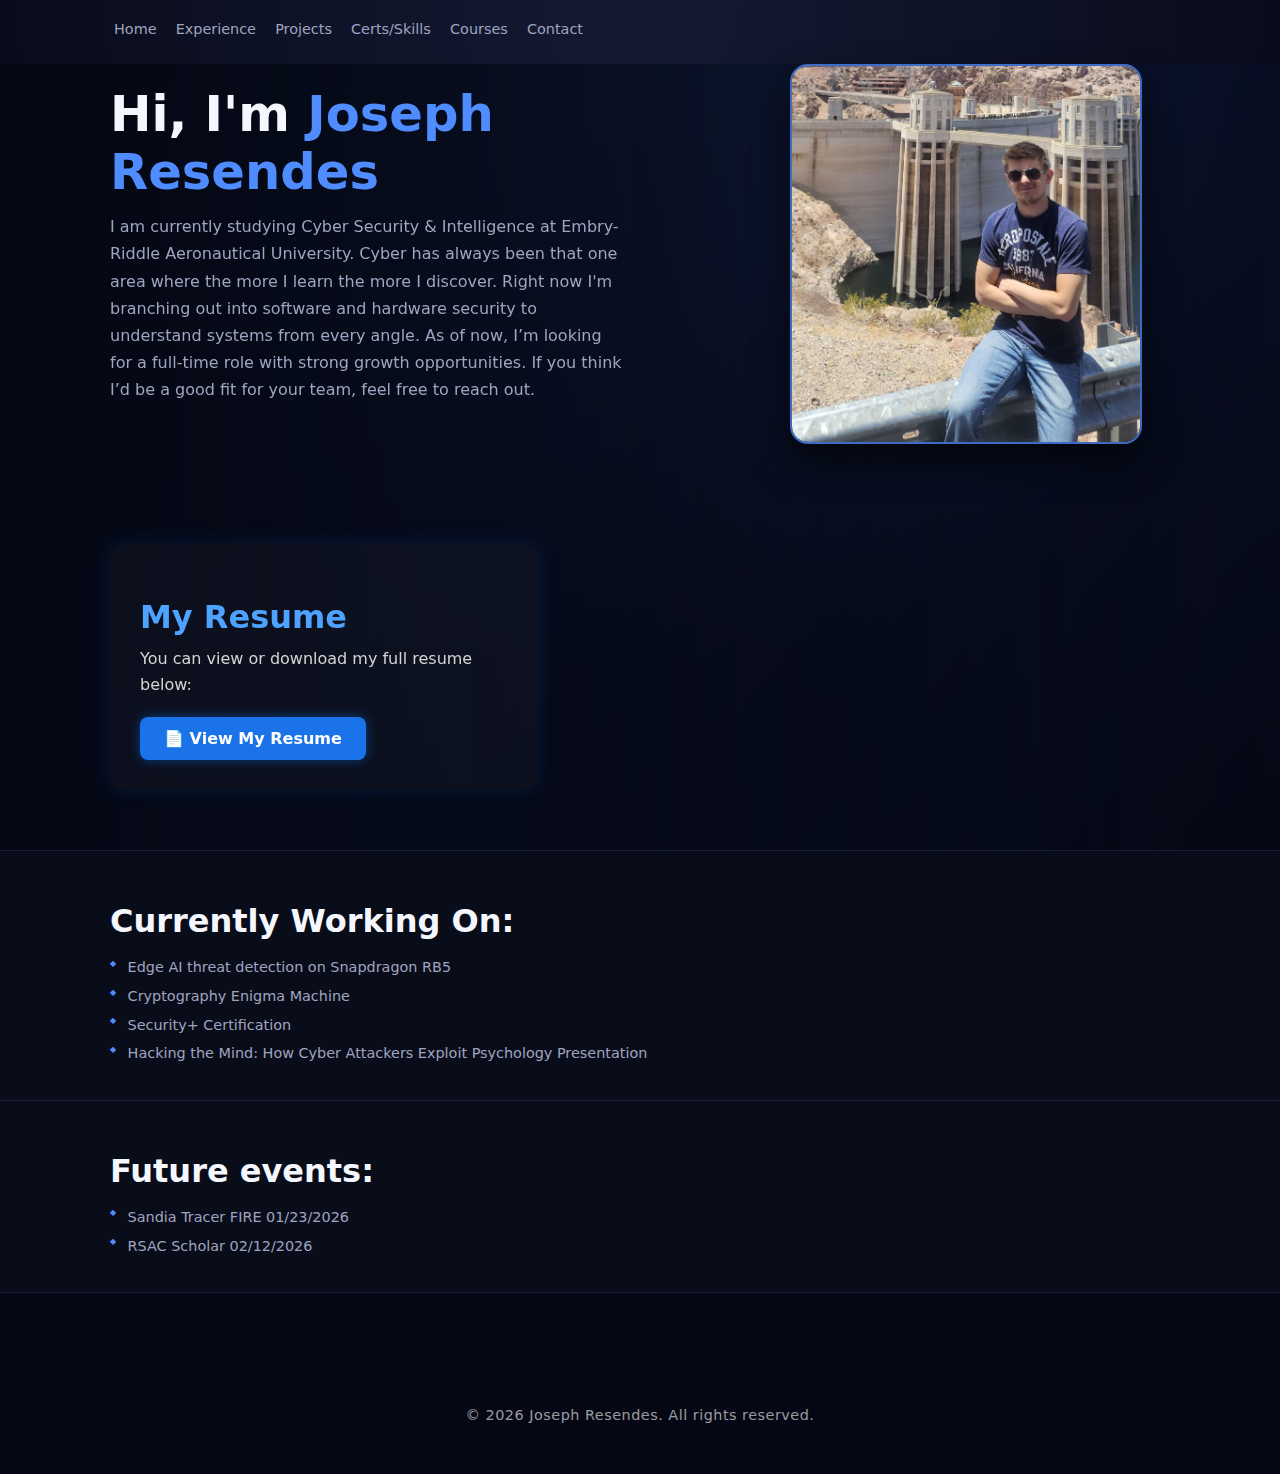
<file: index.html>
<!--      

A custom-built web application designed to connect seamlessly to the company’s server, 
allowing multiple users to access, generate, and share reports in a transparent and collaborative environment. 
This system ensures secure, real-time data synchronization, enabling employees to stay informed and work efficiently.

Multi-User Access: Supports multiple employees with role-based permissions. 
Real-Time Reporting: Users can generate, view, and share reports instantly.
Centralized Server Connection: Ensures secure and consistent data access. 
Collaboration & Transparency: Fcilitates open communication and document sharing.
Security & Compliance: Implements encryption and access control for data protection.

This solution enhances workflow efficiency by providing a structured platform for seamless document management and team collaboration.

By Joseph Resendes

-->

<!DOCTYPE html>
<html lang="en">
<head>
  <meta charset="UTF-8" />
  <meta name="viewport" content="width=device-width, initial-scale=1.0" />
  <title>Home | Joseph Resendes</title>
  <link rel="stylesheet" href="style.css" />
</head>
<body>
  <header class="site-header">
    <div class="container nav-container">
      <nav class="nav-links">
        <a href="index.html">Home</a>
        <a href="experience.html">Experience</a>
        <a href="projects.html">Projects</a>
        <a href="certs-skills.html">Certs/Skills</a>
         <a href="courses.html">Courses</a>
        <a href="contact.html">Contact</a>
      </nav>
    </div>
  </header>

  <header class="hero-banner">
  <div class="hero-overlay">
    <div class="container hero-content">

      <!-- LEFT SIDE: icon + text -->
      <div class="hero-left">
        <!-- text block -->
        <div class="hero-text">
          <h1>Hi, I'm <span class="accent">Joseph Resendes</span></h1>
          <p class="hero-subtitle">
            I am currently studying Cyber Security & Intelligence at Embry-Riddle Aeronautical University. 
            Cyber has always been that one area where the more I learn the more I discover. Right now I'm branching 
            out into software and hardware security to understand systems from every angle. As of now, I’m looking 
            for a full-time role with strong growth opportunities. If you think I’d be a good fit for your team, 
            feel free to reach out.
          </p>
        </div>
      </div>
      <!-- RIGHT SIDE: photo -->
      <div class="hero-right">
        <img src="Picture1.png" alt="Joseph at Hoover Dam" class="hero-photo" />
      </div>

      <!-- Resume Section -->
<section class="resume-section">
    <h2>My Resume</h2>
    <p>You can view or download my full resume below:</p>

    <a href="Joseph_Resendes_resume 4-28-2025 copy 03 - Copy.pdf" 
       class="resume-button" 
       target="_blank">
        📄 View My Resume
    </a>
</section>

    </div>
  </div>
</header>
        <div class="panel">
    <div class="container panel-grid">
      <h2 class="panel-title-lg">Currently Working On: </h2>
      <ul>
        <li>Edge AI threat detection on Snapdragon RB5</li>
        <li>Cryptography Enigma Machine</li>
        <li>Security+ Certification</li>
        <li>Hacking the Mind: How Cyber Attackers Exploit Psychology Presentation</li>
      </ul>
    </div>
  </div>

  <!-- Future events -->
  <div class="panel">
    <div class="container panel-grid">
      <h2 class="panel-title-lg">Future events: </h2>
      <ul>
         <li>Sandia Tracer FIRE 01/23/2026</li>
        <li>RSAC Scholar 02/12/2026</li>
      </ul>
    </div>
  </div>
    </section>
  </main>

  <footer class="site-footer">
    <div class="container footer-content">
      <p>&copy; <span id="year"></span> Joseph Resendes. All rights reserved.</p>
    </div>
  </footer>

  <script>
    document.getElementById('year').textContent = new Date().getFullYear();
  </script>
</body>
</html>
</file>
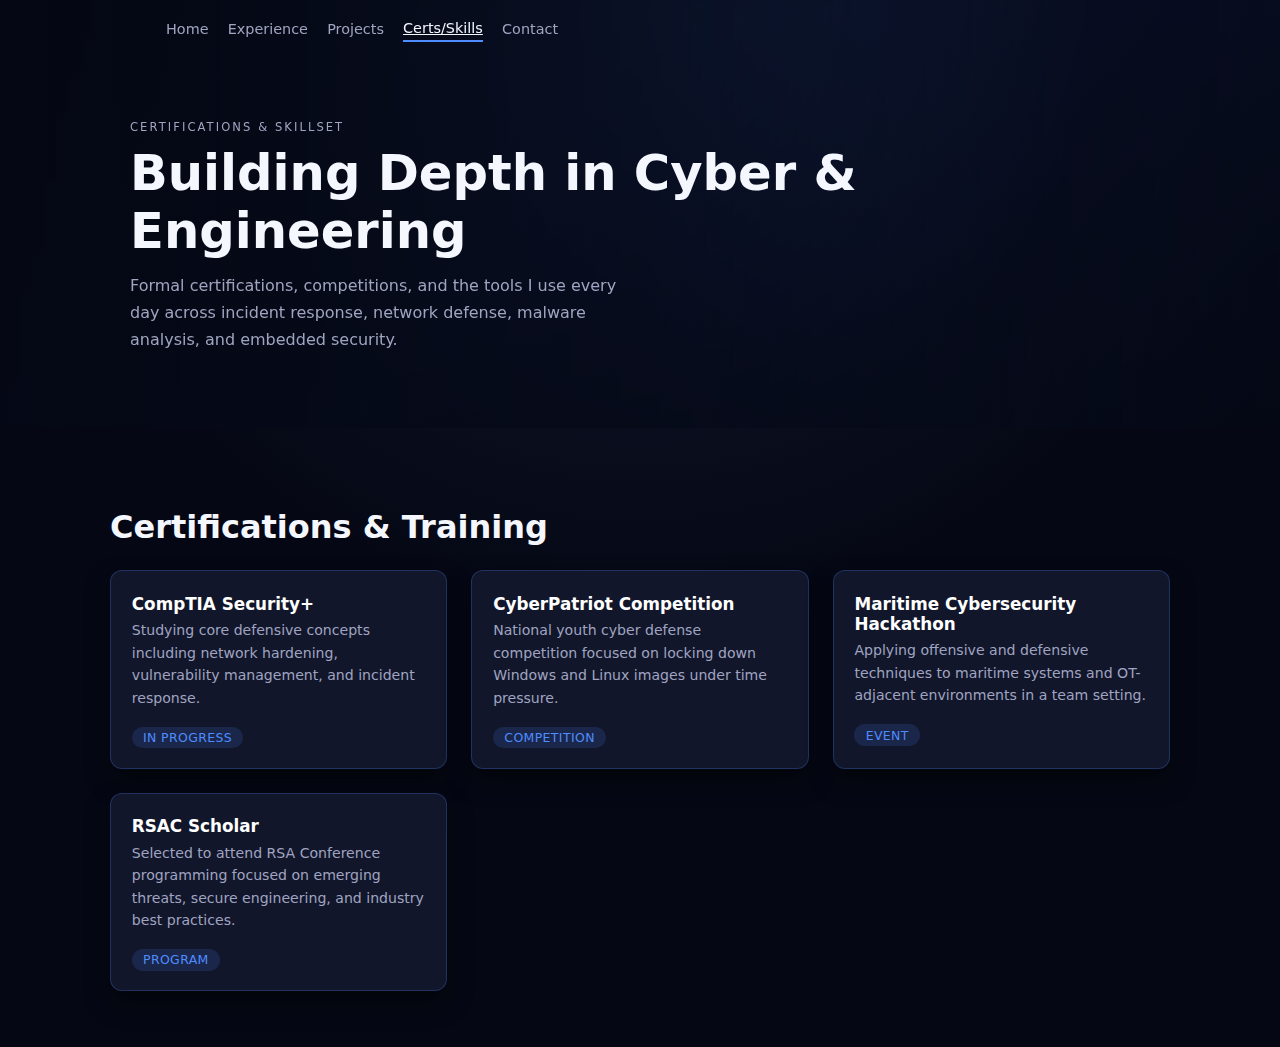
<file: certs-skills.html>
<!DOCTYPE html>
<html lang="en">
<head>
  <meta charset="UTF-8" />
  <meta name="viewport" content="width=device-width, initial-scale=1.0" />
  <title>Certs &amp; Skills | Joseph Resendes</title>
  <link rel="stylesheet" href="style.css" />
</head>
<body>

  <!-- Top banner + nav -->
  <header class="hero-banner page-hero">
    <div class="hero-overlay">
      <div class="container">
        <div class="nav-container">
          <div class="logo">
          </div>

          <nav class="nav-links">
            <a href="index.html">Home</a>
            <a href="experience.html">Experience</a>
            <a href="projects.html">Projects</a>
            <a href="certs-skills.html" class="active">Certs/Skills</a>
            <a href="contact.html">Contact</a>
          </nav>
        </div>

        <div class="hero-inner">
          <div class="hero-text">
            <div class="hero-kicker">Certifications &amp; Skillset</div>
            <h1>Building Depth in Cyber &amp; Engineering</h1>
            <p class="hero-subtitle">
              Formal certifications, competitions, and the tools I use every day
              across incident response, network defense, malware analysis, and
              embedded security.
            </p>
          </div>
        </div>

      </div>
    </div>
  </header>

  <main class="container">
    <!-- Certifications -->
    <section class="section certs-section">
      <h2 class="section-title">Certifications &amp; Training</h2>

      <div class="certs-grid">

        <article class="cert-card">
          <h3 class="cert-title">CompTIA Security+</h3>
          <p class="cert-meta">
            Studying core defensive concepts including network hardening,
            vulnerability management, and incident response.
          </p>
          <span class="cert-badge">In Progress</span>
        </article>

        <article class="cert-card">
          <h3 class="cert-title">CyberPatriot Competition</h3>
          <p class="cert-meta">
            National youth cyber defense competition focused on locking down
            Windows and Linux images under time pressure.
          </p>
          <span class="cert-badge">Competition</span>
        </article>

        <article class="cert-card">
          <h3 class="cert-title">Maritime Cybersecurity Hackathon</h3>
          <p class="cert-meta">
            Applying offensive and defensive techniques to maritime systems and
            OT-adjacent environments in a team setting.
          </p>
          <span class="cert-badge">Event</span>
        </article>

        <article class="cert-card">
          <h3 class="cert-title">RSAC Scholar</h3>
          <p class="cert-meta">
            Selected to attend RSA Conference programming focused on emerging
            threats, secure engineering, and industry best practices.
          </p>
          <span class="cert-badge">Program</span>
        </article>

      </div>
    </section>

    <!-- Skills -->
    <section class
</file>
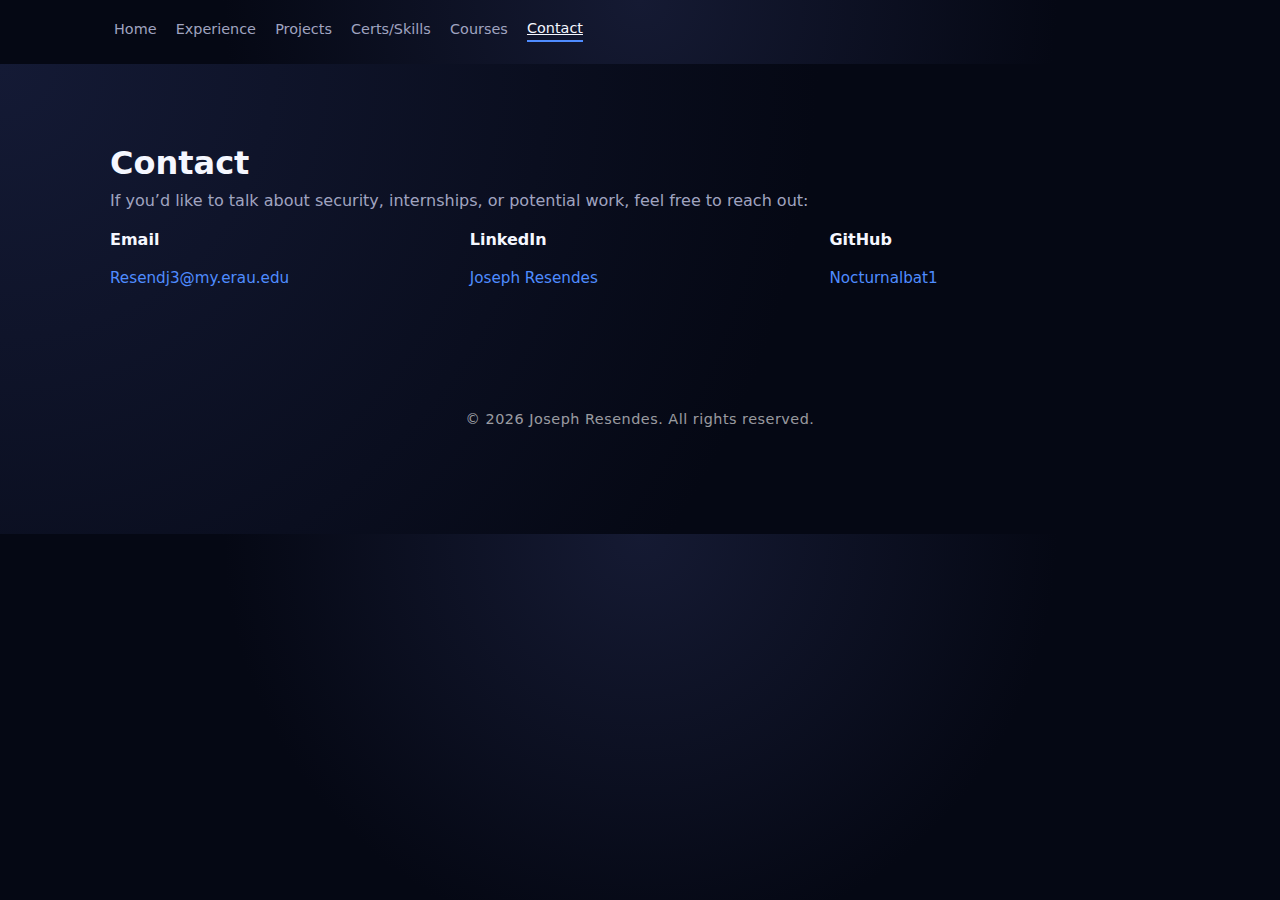
<file: contact.html>
<!DOCTYPE html>
<html lang="en">
<head>
  <meta charset="UTF-8" />
  <meta name="viewport" content="width=device-width, initial-scale=1.0" />
  <title>Contact | Joseph Resendes</title>
  <link rel="stylesheet" href="style.css" />
</head>
<body>
  <header class="site-header">
    <div class="container nav-container">
      <nav class="nav-links">
        <a href="index.html">Home</a>
        <a href="experience.html">Experience</a>
        <a href="projects.html">Projects</a>
        <a href="certs-skills.html">Certs/Skills</a>
        <a href="courses.html">Courses</a>
        <a href="contact.html" class="active">Contact</a>
      </nav>
    </div>
  </header>

  <main>
    <section class="section section-alt">
      <div class="container section-content">
        <h1 class="section-title">Contact</h1>
        <p>
          If you’d like to talk about security, internships, or potential
          work, feel free to reach out:
        </p>

        <div class="contact-grid">
    <div>
        <h3>Email</h3>
        <p>
            <a href="mailto:Resendj3@my.erau.edu" target="_blank">
                Resendj3@my.erau.edu
            </a>
        </p>
    </div>

    <div>
        <h3>LinkedIn</h3>
        <p>
            <a href="https://www.linkedin.com/in/joseph-resendes-0628242a1/" target="_blank">
                Joseph Resendes
            </a>
        </p>
    </div>

    <div>
        <h3>GitHub</h3>
        <p>
            <a href="https://github.com/Nocturnalbat1" target="_blank">
                Nocturnalbat1
            </a>
        </p>
    </div>
</div>


  <footer class="site-footer">
    <div class="container footer-content">
      <p>&copy; <span id="year"></span> Joseph Resendes. All rights reserved.</p>
    </div>
  </footer>

  <script>
    document.getElementById('year').textContent = new Date().getFullYear();
  </script>
</body>
</html>
</file>
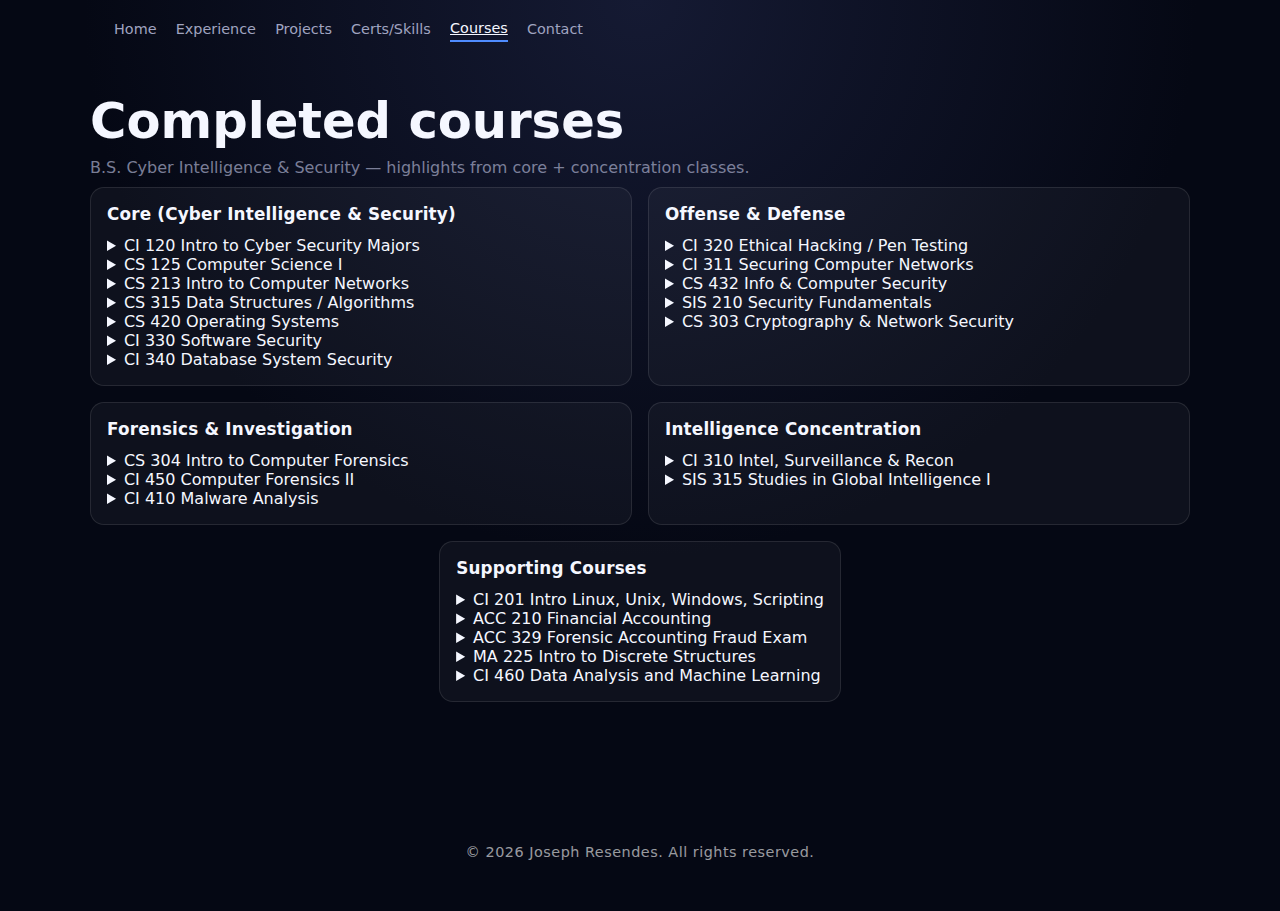
<file: courses.html>
<!DOCTYPE html>
<html lang="en">
<head>
  <meta charset="UTF-8" />
  <meta name="viewport" content="width=device-width, initial-scale=1.0" />
  <title>Courses | Joseph Resendes</title>
  <link rel="stylesheet" href="style.css" />
</head>

<body>
  <header class="site-header">
    <div class="container nav-container">
      <nav class="nav-links">
        <a href="index.html">Home</a>
        <a href="experience.html">Experience</a>
        <a href="projects.html">Projects</a>
        <a href="certs-skills.html">Certs/Skills</a>
        <a class="active" href="courses.html">Courses</a>
        <a href="contact.html">Contact</a>
      </nav>
    </div>
  </header>

  <main class="container page">
    <section class="page-hero">
      <h1>Completed courses</h1>
      <p class="muted">
        B.S. Cyber Intelligence & Security — highlights from core + concentration classes.
      </p>
    </section>

    <section class="grid-2">
      <!-- Core -->
      <article class="card">
        <h2>Core (Cyber Intelligence & Security)</h2>

<details class="course">
  <summary>
    <span class="code">CI 120</span>
    <span class="title">Intro to Cyber Security Majors</span>
  </summary>
  <ul class="course-bullets">
  <li>Gained a strong foundation in cybersecurity concepts through hands-on exercises and practical labs.</li>
  <li>Developed an understanding of internet fundamentals, core computer concepts, and how systems, applications, and data interact.</li>
  <li>Applied classroom concepts in lab environments to reinforce learning through real-world experimentation.</li>
</ul>
</details>

<details class="course">
  <summary>
    <span class="code">CS 125</span>
    <span class="title">Computer Science I</span>
  </summary>
  <ul class="course-bullets">
  <li>Learned structured problem-solving and algorithm development to break down complex technical challenges.</li>
  <li>Built experience with the full software development lifecycle, including design, coding, testing, and documentation.</li>
  <li>Developed programs using a modern programming language with an emphasis on modular and maintainable code.</li>
</ul>
</details>

<details class="course">
  <summary>
    <span class="code">CS 213</span>
    <span class="title">Intro to Computer Networks</span>
  </summary>
  <ul class="course-bullets">
  <li>Gained a strong understanding of how data moves across networks, from packet flow to protocol-level communication.</li>
  <li>Learned how IP addressing, routing, switching, and transport-layer protocols work together to enable reliable connectivity.</li>
  <li>Applied networking fundamentals to identify misconfigurations, weak segmentation, and protocol-level security risks.</li>
</ul>
</details>

<details class="course">
  <summary>
    <span class="code">CS 315</span>
    <span class="title">Data Structures / Algorithms</span>
  </summary>
  <ul class="course-bullets">
  <li>Explored efficient ways to store, organize, and process data using structures such as lists, trees, and graphs.</li>
  <li>Strengthened logical thinking by analyzing time and space complexity when designing software solutions.</li>
  <li>Applied data structures and algorithms to build more performant and scalable programs.</li>
</ul>
</details>

<details class="course">
  <summary>
    <span class="code">CS 420</span>
    <span class="title">Operating Systems</span>
  </summary>
  <ul class="course-bullets">
  <li>Studied how modern operating systems manage hardware and software resources, including processes, memory, and file systems.</li>
  <li>Gained low-level insight into how software interacts with hardware, helping me understand privilege escalation and attacker persistence.</li>
  <li>Strengthened my ability to reason about performance, isolation, and system stability with applications in malware analysis and embedded security.</li>
</ul>
</details>

<details class="course">
  <summary>
    <span class="code">CI 330</span>
    <span class="title">Software Security</span>
  </summary>
  <ul class="course-bullets">
  <li>Analyzed how software design decisions can introduce security risks long before code is deployed.</li>
  <li>Identified common vulnerabilities such as input validation flaws, insecure authentication, and poor error handling.</li>
  <li>Developed an attacker-minded perspective to understand exploitation paths and apply secure coding practices to prevent them.</li>
</ul>
</details>

<details class="course">
  <summary>
    <span class="code">CI 340</span>
    <span class="title">Database System Security</span>
  </summary>
  <ul class="course-bullets">
  <li>Studied database architectures and security controls used to protect data at rest and in transit.</li>
  <li>Learned how access control, authentication, and authorization mechanisms secure database systems.</li>
  <li>Analyzed common database attack vectors and mitigation strategies to reduce data exposure and misuse.</li>
</ul>
</details>

        </ul>
      </article>

      <!-- Security / Pentest -->
      <article class="card">
        <h2>Offense & Defense</h2>
<details class="course">
  <summary>
    <span class="code">CI 320</span>
    <span class="title">Ethical Hacking / Pen Testing</span>
  </summary>
  <ul class="course-bullets">
  <li>Learned offensive security from a structured and ethical perspective, focusing on how real attackers identify and exploit system and network weaknesses.</li>
  <li>Practiced reconnaissance, enumeration, and misconfiguration analysis to understand how small flaws can chain together into larger compromises.</li>
  <li>Developed an attacker-focused mindset that helped me think critically about real-world attack paths and design defenses that reflect how attackers actually operate.</li>
</ul>
</details>

<details class="course">
  <summary>
    <span class="code">CI 311</span>
    <span class="title">Securing Computer Networks</span>
  </summary>
  <ul class="course-bullets">
  <li>Focused on building and defending networks with security treated as a core design principle rather than an afterthought.</li>
  <li>Studied how firewalls, intrusion detection systems, access controls, and segmentation work together to protect enterprise environments.</li>
  <li>Gained insight into attacker lateral movement and how proper architecture, monitoring, and telemetry can limit impact and expose malicious activity early.</li>
</ul>
</details>

<details class="course">
  <summary>
    <span class="code">CS 432</span>
    <span class="title">Info & Computer Security</span>
  </summary>
  <ul class="course-bullets">
  <li>Developed a systems-level understanding of security by connecting technical controls with risk management and real-world constraints.</li>
  <li>Learned how confidentiality, integrity, and availability are balanced in practice and why security decisions often involve usability and performance trade-offs.</li>
  <li>Applied threat modeling and policy considerations to evaluate security posture at both the system and organizational level.</li>
</ul>
</details>

<details class="course">
  <summary>
    <span class="code">SIS 210</span>
    <span class="title">Security Fundamentals</span>
  </summary>
  <ul class="course-bullets">
  <li>Built a strong foundation in core security concepts that support both offensive and defensive security practices.</li>
  <li>Learned to think about threats, vulnerabilities, and risk across physical, digital, and organizational domains.</li>
  <li>Developed a common security mindset and vocabulary that helped me connect technical controls to real-world security challenges.</li>
</ul>
</details>

<details class="course">
  <summary>
    <span class="code">CS 303</span>
    <span class="title">Cryptography & Network Security</span>
  </summary>
  <ul class="course-bullets">
  <li>Studied the foundations of secure communication, focusing on encryption, hashing, authentication, and key management.</li>
  <li>Gained a deeper understanding of how cryptography is applied within real networks and how protocols rely on cryptographic primitives.</li>
  <li>Learned why correct implementation is critical and how cryptographic failures can undermine otherwise secure systems.</li>
</ul>
</details>
        </ul>
      </article>

      <!-- Forensics -->
      <article class="card">
        <h2>Forensics & Investigation</h2>
 <details class="course">
  <summary>
    <span class="code">CS 304</span>
    <span class="title">Intro to Computer Forensics</span>
  </summary>
  <ul class="course-bullets">
  <li>Learned the fundamentals of digital forensics and how cyber incidents are investigated from an evidentiary standpoint.</li>
  <li>Practiced identifying, preserving, and analyzing digital evidence while maintaining proper forensic integrity.</li>
  <li>Developed a structured, methodical approach to investigations and translating technical findings into clear conclusions.</li>
</ul>
</details>

<details class="course">
  <summary>
    <span class="code">CI 450</span>
    <span class="title">Computer Forensics II</span>
  </summary>
  <ul class="course-bullets">
  <li>Worked through advanced forensic scenarios involving deeper system analysis and complex investigative workflows.</li>
  <li>Analyzed and correlated artifacts across multiple data sources to reconstruct timelines and attacker activity.</li>
  <li>Strengthened precision, documentation, and analytical reasoning when extracting meaningful insights from large datasets.</li>
</ul>
</details>

<details class="course">
  <summary>
    <span class="code">CI 410</span>
    <span class="title">Malware Analysis</span>
  </summary>
  <ul class="course-bullets">
  <li>Analyzed malicious software by studying its behavior, structure, and attacker intent rather than relying only on tools.</li>
  <li>Learned how malware executes, persists, communicates, and evades detection across different environments.</li>
  <li>Connected malware behavior to defensive strategies, detection engineering, and real-world threat response.</li>
</ul>
</details>
        </ul>
      </article>

      <!-- Intel concentration -->
      <article class="card">
        <h2>Intelligence Concentration</h2>
 <details class="course">
  <summary>
    <span class="code">CI 310</span>
    <span class="title">Intel, Surveillance & Recon</span>
  </summary>
 <ul class="course-bullets">
  <li>Learned how intelligence is gathered, processed, and turned into actionable insights to support security and operational decision-making.</li>
  <li>Explored surveillance and reconnaissance techniques and how raw technical data contributes to situational awareness.</li>
  <li>Developed an analytical mindset that connects ethical data collection with strategic analysis and operational planning.</li>
</ul>
</details>

<details class="course">
  <summary>
    <span class="code">SIS 315</span>
    <span class="title">Studies in Global Intelligence I</span>
  </summary>
  <ul class="course-bullets">
  <li>Studied how intelligence organizations operate within global, political, and geopolitical environments.</li>
  <li>Analyzed real-world case studies to understand intelligence structures and their influence on national security decisions.</li>
  <li>Connected cybersecurity and technical intelligence work to broader strategic and policy-level implications.</li>
</ul>
</details>
        </ul>
      </article>

      <!-- Supporting -->
      <article class="card">
        <h2>Supporting Courses</h2>
 <details class="course">
  <summary>
    <span class="code">CI 201</span>
    <span class="title">Intro Linux, Unix, Windows, Scripting</span>
  </summary>
  <ul class="course-bullets">
  <li>Gained hands-on experience working across Linux, Unix, and Windows environments at the system and command-line level.</li>
  <li>Developed practical skills in scripting, automation, and navigating system internals to troubleshoot and streamline tasks.</li>
  <li>Strengthened my ability to analyze system behavior from a security perspective, supporting both offensive and defensive work.</li>
</ul>
</details>

<details class="course">
  <summary>
    <span class="code">ACC 210</span>
    <span class="title">Financial Accounting</span>
  </summary>
  <ul class="course-bullets">
  <li>Learned how financial information is generated, recorded, and used to support business decision-making.</li>
  <li>Developed an understanding of the accounting cycle, financial statements, and how assets, liabilities, and equity are tracked.</li>
  <li>Built a foundation for analyzing financial data and understanding how operational decisions impact organizational finances.</li>
</ul>
</details>

<details class="course">
  <summary>
    <span class="code">ACC 329</span>
    <span class="title">Forensic Accounting Fraud Exam</span>
  </summary>
  <ul class="course-bullets">
  <li>Studied methods for identifying and investigating financial fraud using analytical and investigative techniques.</li>
  <li>Learned how anomalies, patterns, and red flags can indicate fraudulent activity and guide evidence collection.</li>
  <li>Strengthened my investigative mindset by examining how fraud, cybercrime, and financial misconduct often intersect.</li>
</ul>
</details>

<details class="course">
  <summary>
    <span class="code">MA 225</span>
    <span class="title">Intro to Discrete Structures</span>
  </summary>
  <ul class="course-bullets">
  <li>Built a strong mathematical foundation using logic, sets, relations, functions, graph theory, and proof techniques.</li>
  <li>Strengthened my problem-solving mindset by breaking complex problems into structured, logical steps.</li>
  <li>Applied discrete reasoning concepts to areas like cryptography, algorithms, and secure system design.</li>
</ul>
</details>

<details class="course">
  <summary>
    <span class="code">CI 460</span>
    <span class="title">Data Analysis and Machine Learning</span>
  </summary>
  <ul class="course-bullets">
  <li>Learned how large datasets are collected, cleaned, structured, and analyzed to extract meaningful insights.</li>
  <li>Applied machine learning techniques to identify patterns, trends, and anomalies in real-world data.</li>
  <li>Explored how data analytics and AI can support cybersecurity use cases such as threat detection and anomaly analysis.</li>
</ul>
</details>
      </ul>
    </section>
  </main>
  <footer class="site-footer">
    <div class="container footer-content">
      <p>&copy; <span id="year"></span>2026 Joseph Resendes. All rights reserved.</p>
    </div>
  </footer>
</body>
</html>
</file>
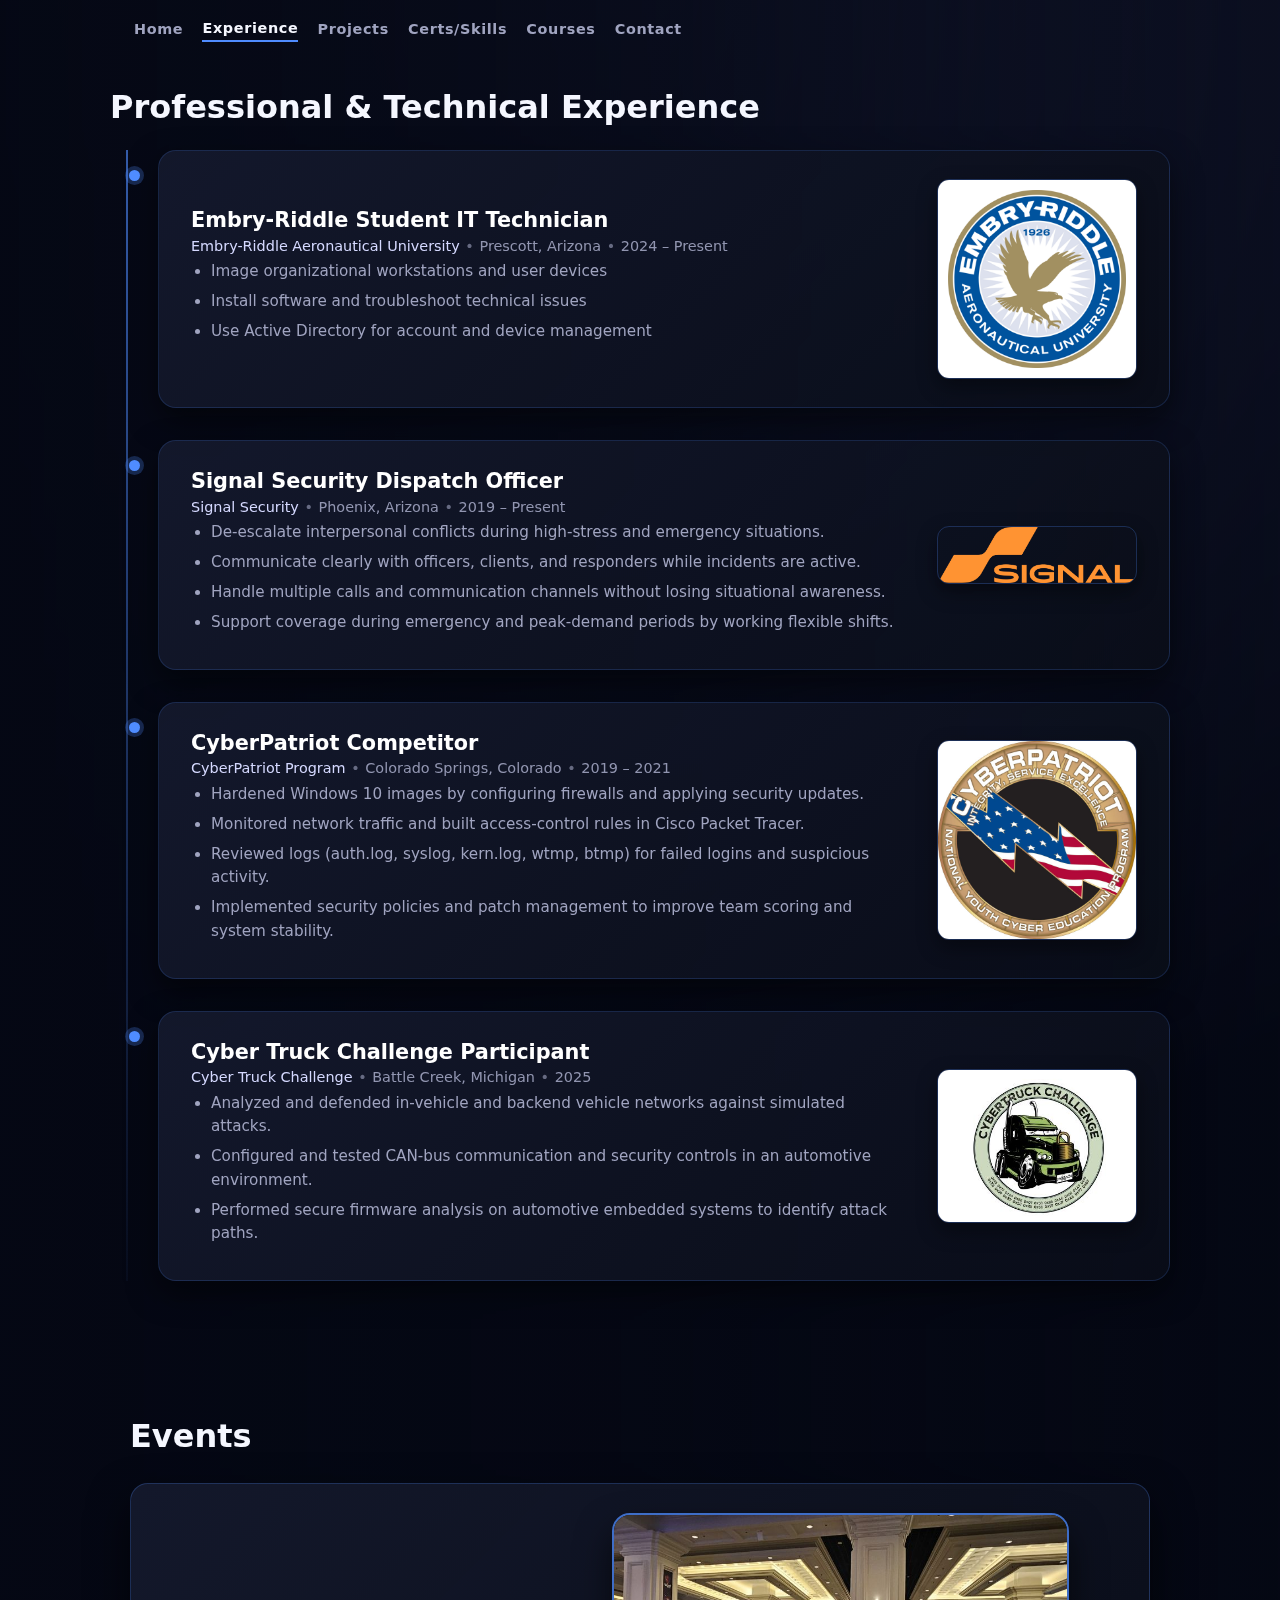
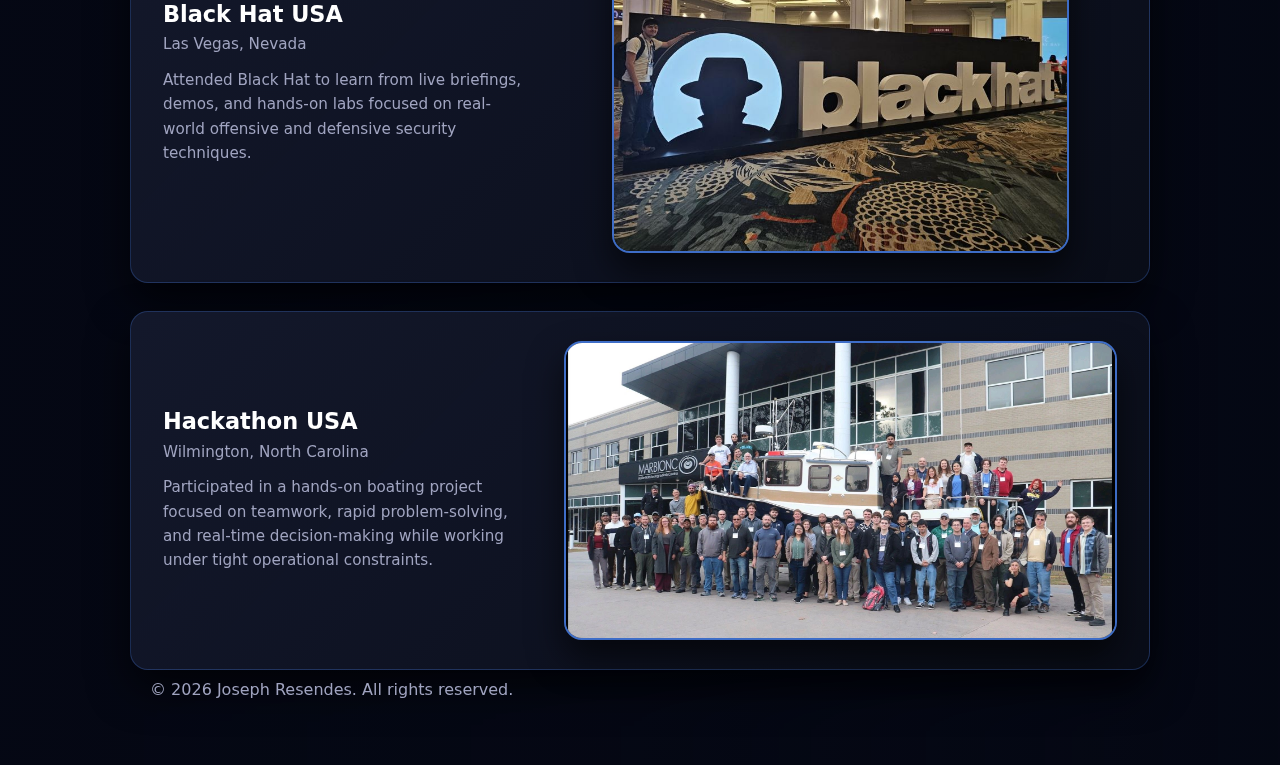
<file: experience.html>
<!DOCTYPE html>
<html lang="en">
<head>
  <meta charset="UTF-8" />
  <meta name="viewport" content="width=device-width, initial-scale=1.0" />
  <title>Experience | Joseph Resendes</title>
  <link rel="stylesheet" href="Experience.css" />
</head>
<body>
  <!-- Top banner + nav -->
    <div class="hero-overlay">
      <div class="container">
        <div class="nav-container">
          <div class="logo">
          <nav class="nav-links">
            <a href="index.html">Home</a>
            <a href="experience.html" class="active">Experience</a>
            <a href="projects.html">Projects</a>
            <a href="certs-skills.html">Certs/Skills</a>
             <a href="courses.html">Courses</a>
            <a href="contact.html">Contact</a>
          </nav>
        </div>
      </div>
    </div>
  </header>

  <main class="container">
    <section id="experience" class="section experience-section">
      <h2 class="section-title">Professional &amp; Technical Experience</h2>

      <div class="experience-list">

        <!-- Embry-Riddle IT Tech -->
        <div class="experience-item">
    
    <div class="experience-text">
        <h3 class="experience-role">Embry-Riddle Student IT Technician</h3>
        <div class="experience-meta">
            <span class="experience-company">Embry-Riddle Aeronautical University</span>
            <span class="experience-dot">•</span>
            <span class="experience-location">Prescott, Arizona</span>
            <span class="experience-dot">•</span>
            <span class="experience-dates">2024 – Present</span>
        </div>

        <ul class="experience-points">
            <li>Image organizational workstations and user devices</li>
            <li>Install software and troubleshoot technical issues</li>
            <li>Use Active Directory for account and device management</li>
        </ul>
    </div>

    <img src="embry-riddle.png" alt="Embry-Riddle Logo">
</div>


        <!-- Signal Security Dispatch Officer -->
<div class="experience-item">
  <div class="experience-text">
    <h3 class="experience-role">Signal Security Dispatch Officer</h3>
    <div class="experience-meta">
      <span class="experience-company">Signal Security</span>
      <span class="experience-dot">•</span>
      <span class="experience-location">Phoenix, Arizona</span>
      <span class="experience-dot">•</span>
      <span class="experience-dates">2019 – Present</span>
    </div>

    <ul class="experience-points">
      <li>De-escalate interpersonal conflicts during high-stress and emergency situations.</li>
      <li>Communicate clearly with officers, clients, and responders while incidents are active.</li>
      <li>Handle multiple calls and communication channels without losing situational awareness.</li>
      <li>Support coverage during emergency and peak-demand periods by working flexible shifts.</li>
    </ul>
  </div>

  <!-- update src to your actual Signal logo filename -->
  <img src="Signal Security.png" alt="Signal Security logo">
</div>

<!-- CyberPatriot Competitor -->
<div class="experience-item">
  <div class="experience-text">
    <h3 class="experience-role">CyberPatriot Competitor</h3>
    <div class="experience-meta">
      <span class="experience-company">CyberPatriot Program</span>
      <span class="experience-dot">•</span>
      <span class="experience-location">Colorado Springs, Colorado</span>
      <span class="experience-dot">•</span>
      <span class="experience-dates">2019 – 2021</span>
    </div>

    <ul class="experience-points">
      <li>Hardened Windows 10 images by configuring firewalls and applying security updates.</li>
      <li>Monitored network traffic and built access-control rules in Cisco Packet Tracer.</li>
      <li>Reviewed logs (auth.log, syslog, kern.log, wtmp, btmp) for failed logins and suspicious activity.</li>
      <li>Implemented security policies and patch management to improve team scoring and system stability.</li>
    </ul>
  </div>

  <!-- update src to your CyberPatriot image filename -->
  <img src="CYBERPATRIOT.jpg" alt="CyberPatriot program logo">
</div>

<!-- Cyber Truck Challenge Participant -->
<div class="experience-item">
  <div class="experience-text">
    <h3 class="experience-role">Cyber Truck Challenge Participant</h3>
    <div class="experience-meta">
      <span class="experience-company">Cyber Truck Challenge</span>
      <span class="experience-dot">•</span>
      <span class="experience-location">Battle Creek, Michigan</span>
      <span class="experience-dot">•</span>
      <span class="experience-dates">2025</span>
    </div>

    <ul class="experience-points">
      <li>Analyzed and defended in-vehicle and backend vehicle networks against simulated attacks.</li>
      <li>Configured and tested CAN-bus communication and security controls in an automotive environment.</li>
      <li>Performed secure firmware analysis on automotive embedded systems to identify attack paths.</li>
    </ul>
  </div>

  <!-- update src to your Cyber Truck image filename -->
  <img src="CyberTruck.JPG" alt="Cyber Truck Challenge logo">
</div>


      </div>
    </section>
   <section class="section">
  <div class="container">
    <h2 class="section-title">Events</h2>

    <!-- Event card -->
    <div class="event-card">
      <div class="event-info">
        <h3 class="event-title">Black Hat USA</h3>
        <p class="event-meta">Las Vegas, Nevada</p>
        <p class="event-description">
          Attended Black Hat to learn from live briefings, demos, and hands-on
          labs focused on real-world offensive and defensive security techniques.
        </p>
      </div>

      <div class="event-photo-wrapper">
        <!-- update src to your actual image filename -->
        <img src="Black-Hat-Convention.jpg" alt="Black Hat Convention in Las Vegas" class="event-photo">
      </div>
    </div>

  <div class="event-card">
    <div class="event-info">
      <h3 class="event-title">Hackathon USA</h3>
      <p class="event-meta">Wilmington, North Carolina</p>

      <p class="event-description">
       Participated in a hands-on boating project focused on teamwork, rapid problem-solving, 
       and real-time decision-making while working under tight operational constraints.
      </p>
  </div>

  <script>
  let currentEvent = 0;
  const events = document.querySelectorAll(".event-card");

  function showEvent(index) {
    events.forEach(e => e.classList.remove("active"));
    events[index].classList.add("active");
  }

  function nextEvent() {
    currentEvent = (currentEvent + 1) % events.length;
    showEvent(currentEvent);
  }

  function prevEvent() {
    currentEvent = (currentEvent - 1 + events.length) % events.length;
    showEvent(currentEvent);
  }
</script>

  <div class="event-photo-wrapper">
    <img
      src="1766522348066.jpg"
      alt="Hackathon USA Group Photo"
      class="event-photo"
    />
  </div>
</div>
<footer class="site-footer">
    <div class="container footer-content">
      <p>&copy; <span id="year"></span>2026 Joseph Resendes. All rights reserved.</p>
    </div>
  </footer>
</body>
</html>
</file>
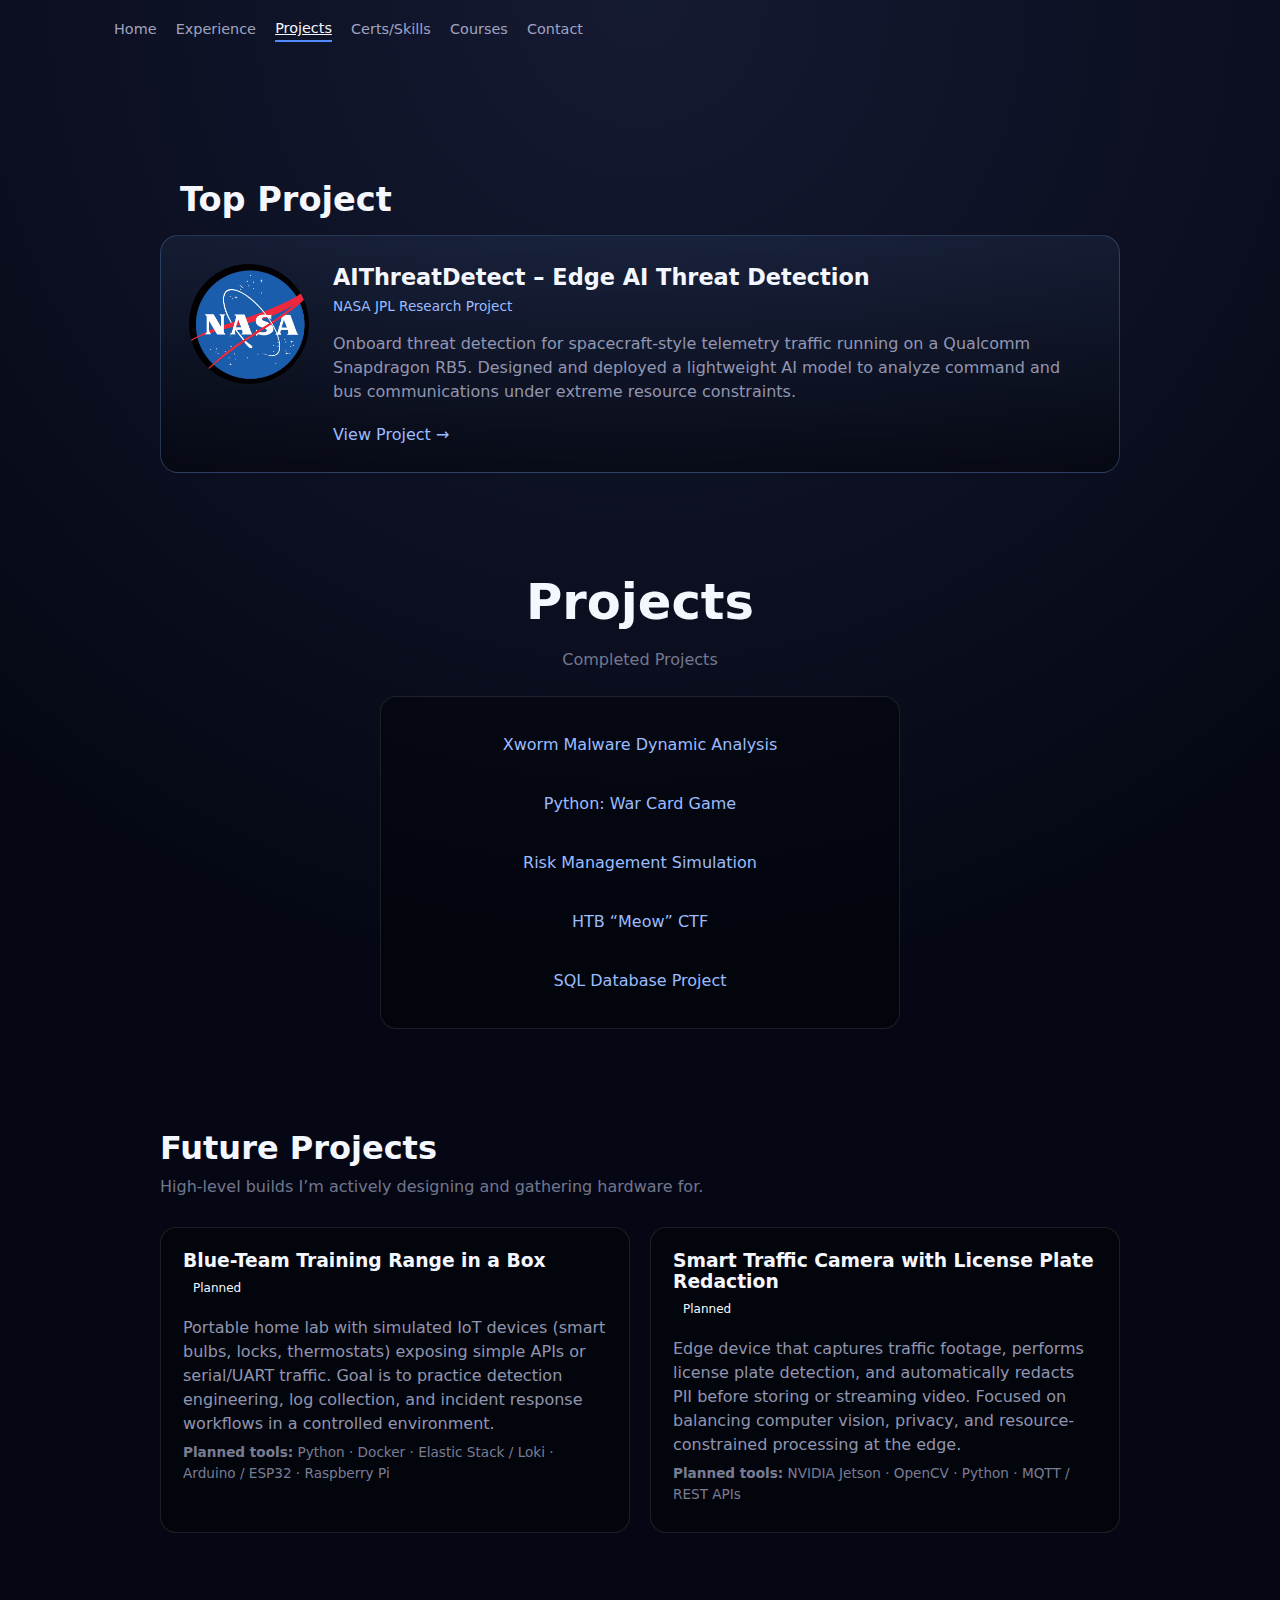
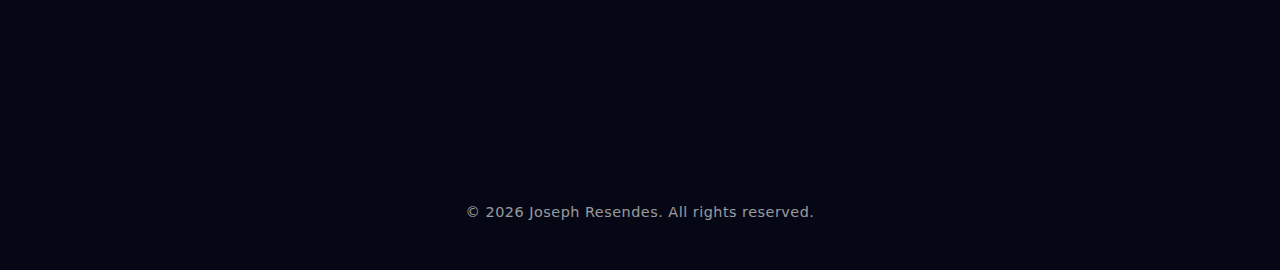
<file: projects.html>
<!--      

A custom-built web application designed to connect seamlessly to the company’s server, 
allowing multiple users to access, generate, and share reports in a transparent and collaborative environment. 
This system ensures secure, real-time data synchronization, enabling employees to stay informed and work efficiently.

Multi-User Access: Supports multiple employees with role-based permissions. 
Real-Time Reporting: Users can generate, view, and share reports instantly.
Centralized Server Connection: Ensures secure and consistent data access. 
Collaboration & Transparency: Fcilitates open communication and document sharing.
Security & Compliance: Implements encryption and access control for data protection.

This solution enhances workflow efficiency by providing a structured platform for seamless document management and team collaboration.

By Joseph Resendes

-->

<!DOCTYPE html>
<html lang="en">
<head>
  <meta charset="UTF-8" />
  <meta name="viewport" content="width=device-width, initial-scale=1.0" />
  <title>Projects | Joseph Resendes</title>
  <link rel="stylesheet" href="style.css" />
</head>
<body>
  <header class="site-header">
    <div class="container nav-container">
      <nav class="nav-links">
        <a href="index.html">Home</a>
        <a href="experience.html">Experience</a>
        <a href="projects.html" class="active">Projects</a>
        <a href="certs-skills.html">Certs/Skills</a>
        <a href="courses.html">Courses</a>
        <a href="contact.html">Contact</a>
      </nav>
    </div>
  </header>

  <main>
  <section class="section">
    <div class="container">

      <!-- FEATURED PROJECT -->
<section class="featured-project">
  <h2 class="section-label">Top Project</h2>

  <div class="featured-card">
    <img src="NASA.jpg" alt="NASA Logo" class="featured-logo">

    <div class="featured-content">
      <h3>AIThreatDetect – Edge AI Threat Detection</h3>
      <span class="featured-tag">NASA JPL Research Project</span>

      <p>
        Onboard threat detection for spacecraft-style telemetry traffic running
        on a Qualcomm Snapdragon RB5. Designed and deployed a lightweight AI
        model to analyze command and bus communications under extreme resource
        constraints.
      </p>
      <a href="NASA.html" class="featured-link">
        View Project →
      </a>
    </div>
  </div>
</section>

<!-- NORMAL PROJECTS -->
<section class="projects-section">
  <h1>Projects</h1>
  <p class="subtitle">Completed Projects</p>

  <div class="projects-box">
    <a class="project-link" href="Xworm-Malware-Dynamic-Analysis.html">Xworm Malware Dynamic Analysis</a>
    <a class="project-link" href="War-Card-Game.html">Python: War Card Game</a>
    <a class="project-link" href="Risk-Management-Simulation.html">Risk Management Simulation</a>
    <a class="project-link" href="HTB-Meow-CTF.html">HTB “Meow” CTF</a>
    <a class="project-link" href="SQL-Database-Project.html">SQL Database Project</a>
  </div>
</section>



             <!-- Future Projects heading -->
<section class="future-projects">
  <h2>Future Projects</h2>
  <p class="subtitle">
    High-level builds I’m actively designing and gathering hardware for.
  </p>

  <div class="future-grid">

    <article class="future-card">
      <h3>Blue-Team Training Range in a Box</h3>
      <span class="status planned">Planned</span>

      <p>
        Portable home lab with simulated IoT devices (smart bulbs, locks, thermostats)
        exposing simple APIs or serial/UART traffic. Goal is to practice detection
        engineering, log collection, and incident response workflows in a controlled
        environment.
      </p>

      <p class="tools">
        <strong>Planned tools:</strong>
        Python · Docker · Elastic Stack / Loki · Arduino / ESP32 · Raspberry Pi
      </p>
    </article>

    <article class="future-card">
      <h3>Smart Traffic Camera with License Plate Redaction</h3>
      <span class="status planned">Planned</span>

      <p>
        Edge device that captures traffic footage, performs license plate detection,
        and automatically redacts PII before storing or streaming video. Focused on
        balancing computer vision, privacy, and resource-constrained processing at
        the edge.
      </p>

      <p class="tools">
        <strong>Planned tools:</strong>
        NVIDIA Jetson · OpenCV · Python · MQTT / REST APIs
      </p>
    </article>

  </div>
</section>

  </main>

  <footer class="site-footer">
    <div class="container footer-content">
      <p>&copy; <span id="year"></span> Joseph Resendes. All rights reserved.</p>
    </div>
  </footer>

  <script>
    document.getElementById('year').textContent = new Date().getFullYear();
  </script>
</body>
</html>
</file>
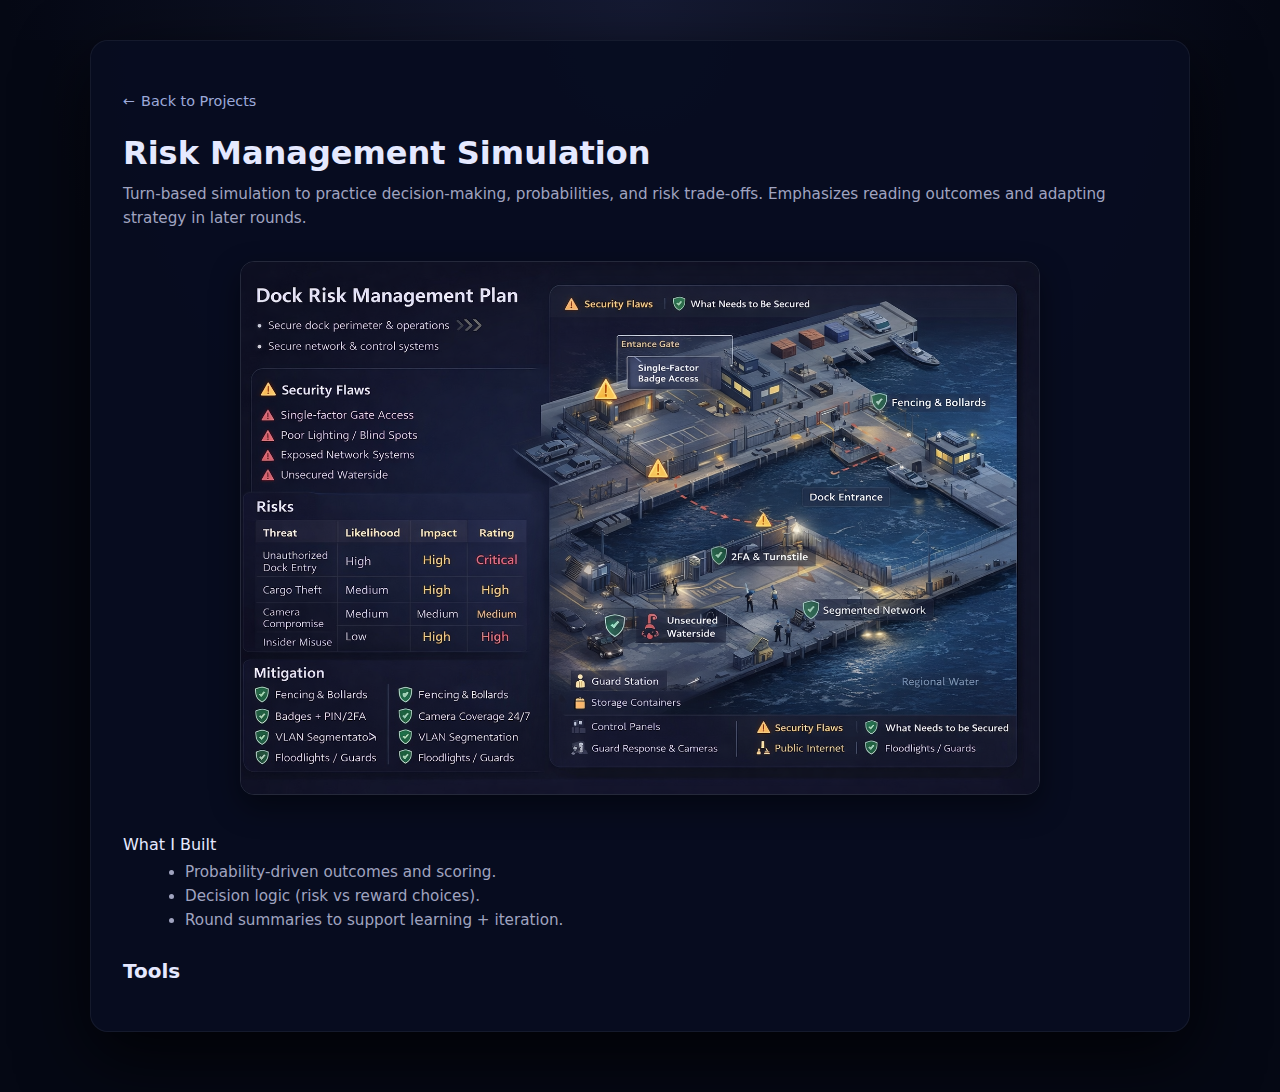
<file: Risk-Management-Simulation.html>
<!DOCTYPE html>
<html lang="en">
<head>
  <meta charset="UTF-8" />
  <meta name="viewport" content="width=device-width, initial-scale=1.0" />
  <title>Risk Management Simulation | Joseph Resendes</title>
  <link rel="stylesheet" href="Project.css" />
</head>
<body>
  <main class="container page project-page">
    <a class="back-link" href="projects.html">Back to Projects</a>

    <h1>Risk Management Simulation</h1>
    <p class="muted">
      Turn-based simulation to practice decision-making, probabilities, and risk trade-offs.
      Emphasizes reading outcomes and adapting strategy in later rounds.
    </p>

    <img 
  src="c8a348dc-127c-4c27-b489-8dcbdd836a3e.png" 
  alt="Risk-Management-Simulation"
  class="project-image"

    <h2>What I Built</h2>
    <ul>
      <li>Probability-driven outcomes and scoring.</li>
      <li>Decision logic (risk vs reward choices).</li>
      <li>Round summaries to support learning + iteration.</li>
    </ul>

    <h2>Tools</h2>
    <p class="muted"></p>
  </main>
</body>
</html>
</file>
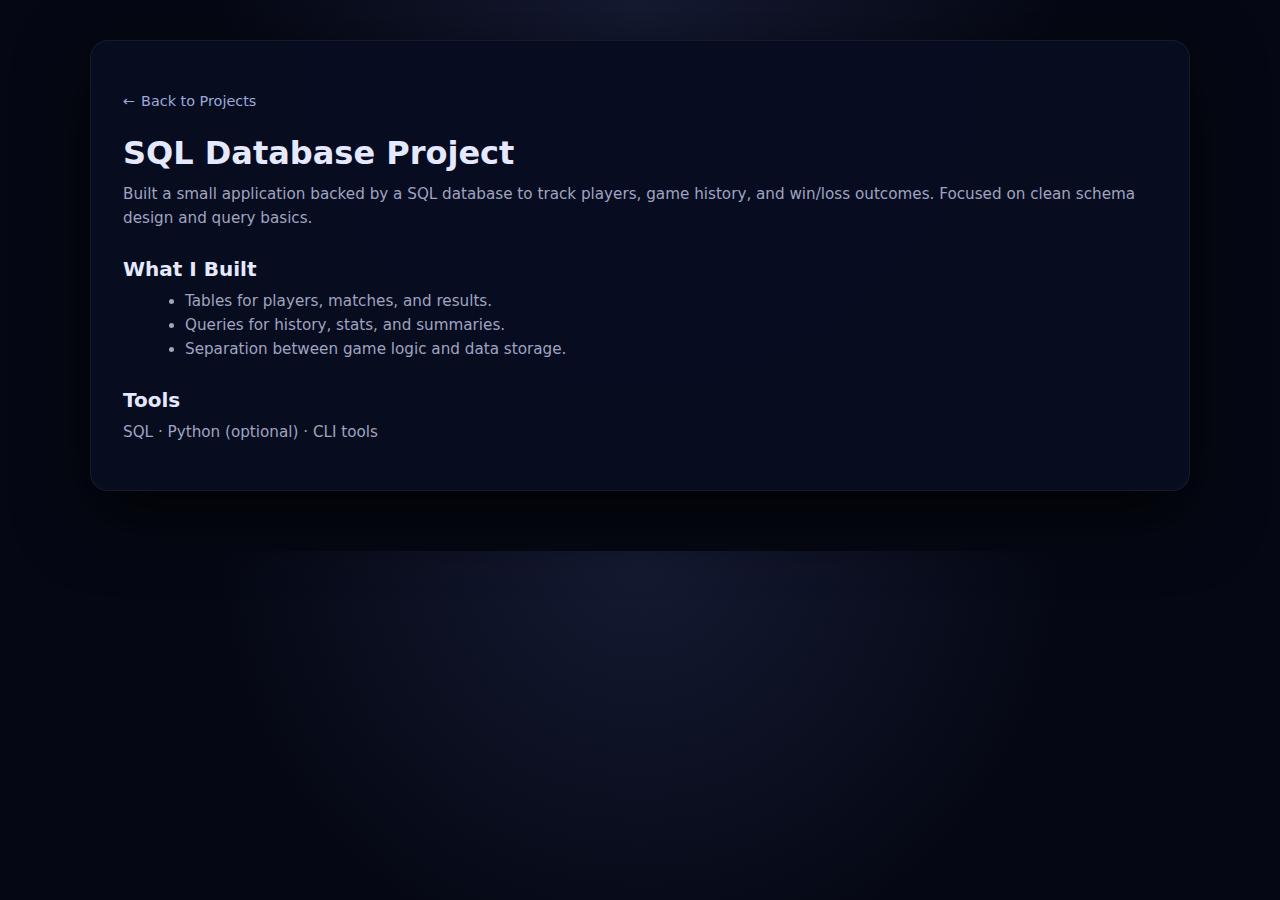
<file: SQL-Database-Project.html>
<!DOCTYPE html>
<html lang="en">
<head>
  <meta charset="UTF-8" />
  <meta name="viewport" content="width=device-width, initial-scale=1.0" />
  <title>SQL Database Project | Joseph Resendes</title>
  <link rel="stylesheet" href="Project.css" />
</head>
<body>
  <main class="container page project-page">
    <a class="back-link" href="projects.html">Back to Projects</a>

    <h1>SQL Database Project</h1>
    <p class="muted">
      Built a small application backed by a SQL database to track players, game history,
      and win/loss outcomes. Focused on clean schema design and query basics.
    </p>

    <h2>What I Built</h2>
    <ul>
      <li>Tables for players, matches, and results.</li>
      <li>Queries for history, stats, and summaries.</li>
      <li>Separation between game logic and data storage.</li>
    </ul>

    <h2>Tools</h2>
    <p class="muted">SQL · Python (optional) · CLI tools</p>
  </main>
</body>
</html>
</file>
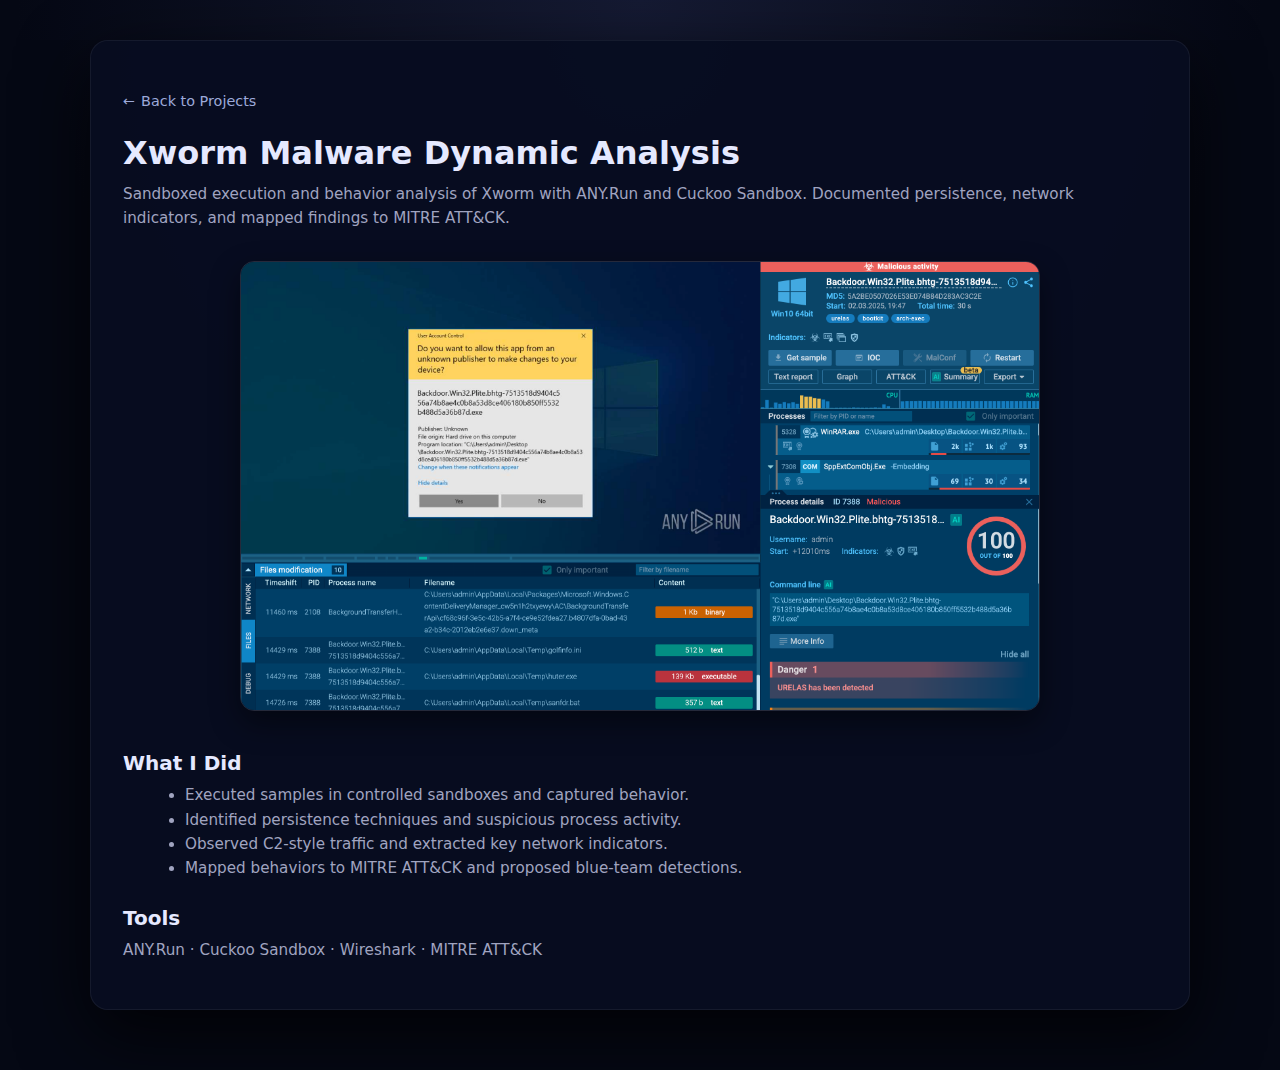
<file: Xworm-Malware-Dynamic-Analysis.html>
<!DOCTYPE html>
<html lang="en">
<head>
  <meta charset="UTF-8" />
  <meta name="viewport" content="width=device-width, initial-scale=1.0" />
  <title>Xworm Malware Dynamic Analysis | Joseph Resendes</title>
  <link rel="stylesheet" href="Project.css" />
</head>
<body>
  <main class="container page project-page">
    <a class="back-link" href="projects.html">Back to Projects</a>

   <h1>Xworm Malware Dynamic Analysis</h1>

<p class="muted">
  Sandboxed execution and behavior analysis of Xworm with ANY.Run and Cuckoo Sandbox.
  Documented persistence, network indicators, and mapped findings to MITRE ATT&CK.
</p>

<img 
  src="Xworm Malware.png" 
  alt="Xworm Malware Dynamic Analysis Screenshot"
  class="project-image"
/>
    <h2>What I Did</h2>
    <ul>
      <li>Executed samples in controlled sandboxes and captured behavior.</li>
      <li>Identified persistence techniques and suspicious process activity.</li>
      <li>Observed C2-style traffic and extracted key network indicators.</li>
      <li>Mapped behaviors to MITRE ATT&CK and proposed blue-team detections.</li>
    </ul>

    <h2>Tools</h2>
    <p class="muted">ANY.Run · Cuckoo Sandbox · Wireshark · MITRE ATT&CK</p>
  </main>
</body>
</html>
</file>
<file: style.css>
/* =========================================================
   Global Styles
   ========================================================= */
:root {
  --bg: #050814;
  --bg-alt: #0c1021;
  --fg: #f5f7ff;
  --muted: #a0a4c0;
  --accent: #4f8cff;
  --accent-soft: rgba(79, 140, 255, 0.15);
  --card-bg: #11162b;
  --border: #20263d;
  --radius-lg: 16px;
  --radius-md: 12px;
  --shadow-soft: 0 18px 35px rgba(0, 0, 0, 0.45);
  --max-width: 1100px;
}

*,
*::before,
*::after {
  box-sizing: border-box;
}

html,
body {
  margin: 0;
  padding: 0;
  font-family: system-ui, -apple-system, BlinkMacSystemFont, "Segoe UI",
    sans-serif;
  background: radial-gradient(circle at top, #151a33 0, #050814 50%);
  color: var(--fg);
}

/* basic text defaults so subpages don’t look naked if unstyled */
h1 {
  font-size: clamp(2.4rem, 4vw, 3.1rem);
  margin: 1.5rem 0 1rem;
}
h2 {
  font-size: 2rem;
  margin: 1.5rem 0 1rem;
}
p {
  color: var(--muted);
  line-height: 1.6;
  margin: 0.4rem 0;
}
ul {
  color: var(--muted);
  line-height: 1.6;
}

/* =========================================================
   Layout Helpers
   ========================================================= */
.container {
  width: 100%;
  max-width: var(--max-width);
  margin: 0 auto;
  padding: 0 1.25rem;
}

.section {
  padding: 3.5rem 0;
}

.section-alt {
  background: radial-gradient(circle at top left, #141a35 0, #050814 60%);
}

.section-title {
  font-size: 2rem;
  margin-bottom: 1.5rem;
}

/* =========================================================
   Header / Navigation
   ========================================================= */

.hero-banner {
  position: relative;
  min-height: 260px;
  display: flex;
  align-items: center;
  background:
    radial-gradient(circle at top, rgba(79, 140, 255, 0.2), transparent 60%),
    linear-gradient(135deg, #050814 0%, #0b1430 45%, #050814 100%);
  background-size: cover;
  background-position: center;
}

.hero-overlay {
  width: 100%;
  background: linear-gradient(
    to right,
    rgba(5, 8, 20, 0.95),
    rgba(5, 8, 20, 0.75),
    rgba(5, 8, 20, 0.2)
  );
  -webkit-backdrop-filter: blur(6px);
  backdrop-filter: blur(6px);
}

/* ---------- Header / Navigation ---------- */

.nav-container {
  display: flex;
  align-items: center;
  justify-content: flex-start; /* ⬅️ everything moves to the left */
  gap: 2rem;                   /* spacing between logo/links */
  height: 64px;
  padding: 0 1.5rem;
}

.nav-links {
  display: flex;
  gap: 1.2rem;
  margin-left: 0;              /* no “push to the right” */
}

.nav-links a {
  text-decoration: none;
  font-size: 0.9rem;
  color: var(--muted);
  padding-bottom: 4px;
  border-bottom: 2px solid transparent;
  transition: color 0.2s ease, border-color 0.2s ease, transform 0.15s ease;
}

.nav-links a:hover,
.nav-links a.active {
  color: var(--fg);
  border-color: var(--accent);
  transform: translateY(-1px);
}

.logo {
  display: flex;
  align-items: center;
  font-weight: 600;
  letter-spacing: 0.04em;
}

.logo-mark {
  color: var(--accent);
  margin-right: 0.35rem;
}

.logo-text {
  font-size: 0.95rem;
  text-transform: uppercase;
  color: var(--muted);
}

.nav-links {
  display: flex;
  gap: 1.2rem;
}

.nav-links a {
  text-decoration: none;
  font-size: 0.9rem;
  color: var(--muted);
  padding-bottom: 4px;
  border-bottom: 2px solid transparent;
  transition: color 0.2s ease, border-color 0.2s ease, transform 0.15s ease;
}

.nav-links a:hover,
.nav-links a.active {
  color: var(--fg);
  border-color: var(--accent);
  transform: translateY(-1px);
}

/* =========================================================
   Hero (Home + Subpages)
   ========================================================= */

.hero-inner {
  display: flex;
  align-items: center;
  justify-content: space-between;
  gap: 2.5rem;
  padding: 3.5rem 1.25rem;
}

.hero-content {
  display: grid;
  grid-template-columns: minmax(0, 3fr) minmax(0, 2fr);
  gap: 2.5rem;
  align-items: center;
}

.hero-kicker {
  text-transform: uppercase;
  letter-spacing: 0.18em;
  font-size: 0.72rem;
  color: var(--muted);
  margin-bottom: 0.6rem;
}

.hero-text h1 {
  font-size: clamp(2.4rem, 4vw, 3.1rem);
  margin: 0 0 0.6rem;
}

.hero-text .accent {
  color: var(--accent);
}

.hero-subtitle {
  margin-top: 0.75rem;
  margin-bottom: 1.2rem;
  line-height: 1.7;
  max-width: 32rem;
}

.hero-actions {
  display: flex;
  flex-wrap: wrap;
  gap: 0.9rem;
  margin-top: 1.6rem;
}

/* hero icon/card on home page */
.hero-card {
  background: radial-gradient(circle at top, #1b2340 0, var(--card-bg) 60%);
  border-radius: var(--radius-lg);
  padding: 1.6rem 1.4rem;
  border: 1px solid var(--border);
  box-shadow: var(--shadow-soft);
  display: flex;
  align-items: center;
  justify-content: center;
}

.hero-right {
  display: flex;
  justify-content: center;
}

.hero-photo {
  max-width: 100%;
  max-height: 380px;
  border-radius: 18px;
  object-fit: cover;
  box-shadow: 0 18px 35px rgba(0, 0, 0, 0.6);
  border: 2px solid rgba(79, 140, 255, 0.75);
}


/* =========================================================
   Buttons
   ========================================================= */

.btn {
  display: inline-flex;
  align-items: center;
  justify-content: center;
  padding: 0.65rem 1.4rem;
  border-radius: 999px;
  font-size: 0.9rem;
  text-decoration: none;
  cursor: pointer;
  border: 1px solid transparent;
  transition: background 0.2s ease, border-color 0.2s ease,
    transform 0.15s ease, box-shadow 0.2s ease;
}

.primary-btn {
  background: var(--accent);
  color: #ffffff;
  box-shadow: 0 14px 25px rgba(79, 140, 255, 0.35);
}

.primary-btn:hover {
  transform: translateY(-1px);
  box-shadow: 0 18px 35px rgba(79, 140, 255, 0.45);
}

.ghost-btn {
  background: transparent;
  color: var(--fg);
  border-color: var(--border);
}

.ghost-btn:hover {
  background: rgba(255, 255, 255, 0.03);
}

/* =========================================================
   Home – “Currently Working On” / “Future events”
   ========================================================= */

.panel-section {
  background: #050814;
}

.panel {
  background: rgba(10, 14, 25, 0.95);
  border-top: 1px solid rgba(32, 38, 61, 0.8);
  border-bottom: 1px solid rgba(32, 38, 61, 0.8);
  padding: 1.7rem 1.4rem 1.8rem;
}

.panel + .panel {
  border-top: none;
}

.panel-title {
  font-weight: 600;
  font-size: 1rem;
  margin-bottom: 0.9rem;
}

.panel ul {
  list-style: none;
  padding-left: 0;
  margin: 0;
}

.panel li {
  position: relative;
  padding-left: 1.1rem;
  margin-bottom: 0.35rem;
  font-size: 0.9rem;
}

.panel li::before {
  content: "◆";
  position: absolute;
  left: 0;
  top: 0.1rem;
  font-size: 0.5rem;
  color: var(--accent);
}

.page-hero {
    padding: 0 !important;
    margin: 0 !important;
}

.resume-section {
    margin: 60px 0;
    padding: 30px;
    background: rgba(255, 255, 255, 0.03);
    border-radius: 12px;
    box-shadow: 0 0 20px rgba(0, 123, 255, 0.15);
    width: 70%;
}

.resume-section h2 {
    font-size: 2rem;
    margin-bottom: 10px;
    color: #4da3ff;
}

.resume-section p {
    font-size: 1rem;
    margin-bottom: 20px;
    color: #d4d4d4;
}

.resume-button {
    display: inline-block;
    padding: 12px 24px;
    background: #1a73e8;
    color: #fff;
    font-weight: bold;
    text-decoration: none;
    border-radius: 8px;
    transition: 0.3s ease;
    box-shadow: 0 0 12px rgba(0, 123, 255, 0.45);
}

.resume-button:hover {
    background: #0b5fc0;
    box-shadow: 0 0 18px rgba(0, 123, 255, 0.75);
}

/* =========================================================
   Projects Page
   ========================================================= */

/* ===== Projects page layout ===== */

.page-header {
  margin-bottom: 1.75rem;
}

.page-title {
  font-size: 2.1rem;
  margin: 0 0 0.4rem;
}

.page-subtitle {
  margin: 0;
  color: var(--muted);
  max-width: 40rem;
  line-height: 1.6;
}

/* Center the stack of project cards */
/* FEATURED PROJECT */
.featured-project {
  max-width: 1000px;
  margin: 60px auto 100px;
  padding: 0 20px;
}

.section-label {
  font-size: 2.1rem;
  margin-bottom: 16px;
  padding: 0 20px;;
}

.featured-card {
  display: grid;
  grid-template-columns: 120px 1fr;
  gap: 24px;
  padding: 28px;
  border-radius: 18px;
  border: 1px solid rgba(120,180,255,0.25);
  background: linear-gradient(
    180deg,
    rgba(120,180,255,0.08),
    rgba(0,0,0,0.35)
  );
}

.featured-logo {
  width: 120px;
  height: 120px;
  border-radius: 50%;
  object-fit: cover;
}

.featured-content h3 {
  margin: 0 0 6px;
  font-size: 1.4rem;
}

.featured-tag {
  display: inline-block;
  margin-bottom: 12px;
  font-size: 0.85rem;
  color: #9bbcff;
}

.featured-content p {
  line-height: 1.5;
  opacity: 0.9;
}

.featured-content .tools {
  font-size: 0.85rem;
  opacity: 0.75;
}

.featured-link {
  display: inline-block;
  margin-top: 14px;
  color: #9bbcff;
  text-decoration: none;
  font-weight: 500;
}

.featured-link:hover {
  text-decoration: underline;
}

/* Titles & text inside cards */
.projects-section {
    margin-top: 40px;
}

.section-title {
    font-size: 2rem;
    margin-bottom: 6px;
}

.section-subtitle {
    color: #9ca9d9;
    margin-bottom: 24px;
}
.projects-section {
  max-width: 520px;
  margin: 80px auto;
  text-align: center;
}

.projects-section .subtitle {
  opacity: 0.7;
  margin-bottom: 24px;
}

.projects-box {
  padding: 24px;
  border-radius: 16px;
  border: 1px solid rgba(255,255,255,0.10);
  background: rgba(0,0,0,0.35);
  display: flex;
  flex-direction: column;
  gap: 12px;
}

/* PROJECT LINKS */
.project-link {
  display: block;
  padding: 14px;
  border-radius: 12px;
  text-decoration: none;
  color: #9bbcff;
  font-weight: 500;
  transition:
    background 0.18s ease,
    transform 0.18s ease,
    box-shadow 0.18s ease;
}

/* Hover = obvious click target */
.project-link:hover {
  background: rgba(120,180,255,0.12);
  transform: translateY(-1px);
  box-shadow: 0 6px 16px rgba(120,180,255,0.25);
}

/* Keyboard accessibility (important) */
.project-link:focus-visible {
  outline: none;
  background: rgba(120,180,255,0.18);
  box-shadow: 0 0 0 2px rgba(120,180,255,0.5);
}

/* Shared horizontal alignment */
.future-projects {
  max-width: 1000px;
  margin: 100px auto;
  padding: 0 20px;
}

.future-projects h2 {
  margin-bottom: 6px;
}

.future-projects .subtitle {
  opacity: 0.7;
  margin-bottom: 28px;
}

.future-grid {
  display: grid;
  grid-template-columns: repeat(auto-fit, minmax(360px, 1fr));
  gap: 20px;
}

.future-card {
  padding: 22px;
  border-radius: 16px;
  border: 1px solid rgba(255,255,255,0.10);
  background: rgba(0,0,0,0.35);
}

.future-card h3 {
  margin-top: 0;
  margin-bottom: 6px;
}

.future-card p {
  line-height: 1.5;
  opacity: 0.9;
}

.future-card .tools {
  font-size: 0.85rem;
  opacity: 0.75;
}

/* Status badge */
.status.planned {
  display: inline-block;
  margin-bottom: 10px;
  font-size: 0.75rem;
  padding: 4px 10px;
  border-radius: 999px;
}

.project-page { max-width: 900px; margin: 70px auto; padding: 0 20px; }
.back-link { display: inline-block; margin-bottom: 18px; text-decoration: none; opacity: 0.8; }
.back-link:hover { opacity: 1; text-decoration: underline; }


/* =========================================================
   Certs & Skills Page
   ========================================================= */

.certs-section {
  padding: 3.5rem 0;
}

.certs-grid {
  display: grid;
  grid-template-columns: repeat(auto-fit, minmax(260px, 1fr));
  gap: 1.5rem;
  margin-top: 1.5rem;
}

.cert-card {
  background: var(--card-bg);
  border-radius: var(--radius-md);
  padding: 1.4rem 1.3rem 1.2rem;
  border: 1px solid rgba(79, 140, 255, 0.25);
  box-shadow: 0 12px 26px rgba(0, 0, 0, 0.45);
  transition: transform 0.2s ease, box-shadow 0.2s ease, border-color 0.2s;
}

.cert-card:hover {
  transform: translateY(-3px);
  border-color: var(--accent);
  box-shadow: 0 16px 34px rgba(0, 0, 0, 0.6);
}

.cert-title {
  margin: 0;
  font-size: 1.05rem;
  font-weight: 600;
  color: #ffffff;
}

.cert-meta {
  margin-top: 0.35rem;
  font-size: 0.88rem;
  color: var(--muted);
}

.cert-badge {
  display: inline-flex;
  align-items: center;
  margin-top: 0.7rem;
  padding: 0.2rem 0.7rem;
  border-radius: 999px;
  font-size: 0.78rem;
  letter-spacing: 0.03em;
  text-transform: uppercase;
  background: var(--accent-soft);
  color: var(--accent);
}

/* reuse the existing skills grid on this page */
/* ============================
   Skills Section
   ============================ */

.skills-section {
  padding-top: 3rem;
}

/* 2–4 columns depending on screen width, same feel as projects/certs */
.skills-grid {
  display: grid;
  grid-template-columns: repeat(auto-fit, minmax(230px, 1fr));
  gap: 1.5rem;
  margin-top: 1.5rem;
}

.skills-column {
  background: var(--card-bg);
  border-radius: var(--radius-md);
  padding: 1.4rem 1.3rem 1.2rem;
  border: 1px solid rgba(79, 140, 255, 0.22);
  box-shadow: 0 10px 26px rgba(0, 0, 0, 0.45);
  transition: transform 0.2s ease, box-shadow 0.2s ease, border-color 0.2s ease;
}

.skills-column:hover {
  transform: translateY(-3px);
  border-color: var(--accent);
  box-shadow: 0 16px 34px rgba(0, 0, 0, 0.6);
}

.skills-column h3 {
  margin: 0 0 0.6rem 0;
  font-size: 1rem;
  font-weight: 600;
}

.skills-column ul {
  list-style: none;
  margin: 0;
  padding-left: 0;
}

.skills-column li {
  position: relative;
  padding-left: 1.1rem;
  margin-bottom: 0.3rem;
  font-size: 0.9rem;
  color: var(--muted);
  line-height: 1.5;
}

/* custom bullet to match panels / timeline vibe */
.skills-column li::before {
  content: "▹";
  position: absolute;
  left: 0;
  top: 0;
  font-size: 0.8rem;
  color: var(--accent);
}

/* Mobile tweaks */
@media (max-width: 768px) {
  .skills-section {
    padding-top: 2.5rem;
  }

  .skills-grid {
    gap: 1.1rem;
  }

  .skills-column {
    padding: 1.2rem 1.1rem;
  }
}

/* =========================================================
   Courses Page
   ========================================================= */

.page { padding: 28px 0; }
.page-hero { margin-bottom: 18px; }
.page-hero h1 { margin: 0 0 6px; }
.muted { opacity: 0.75; line-height: 1.5; }

.grid-2 {
  display: grid;
  grid-template-columns: repeat(2, minmax(0, 1fr));
  gap: 16px;
}

@media (max-width: 900px) {
  .grid-2 { grid-template-columns: 1fr; }
}

.card {
  border: 1px solid rgba(255,255,255,0.10);
  background: rgba(255,255,255,0.04);
  border-radius: 14px;
  padding: 16px;
}

.card h2 {
  margin: 0 0 12px;
  font-size: 1.05rem;
  letter-spacing: 0.2px;
}

/* 1) Make ALL rows use the same layout box */
.course-list .course-link {
  display: grid;
  grid-template-columns: 90px 1fr; /* adjust if you want */
  align-items: center;
  gap: 12px;
  padding: 12px;
  border-radius: 12px;
  border: 1px solid rgba(255,255,255,0.06);
  background: rgba(0,0,0,0.18);
}

/* 2) Keep the code tight */
.course-list .code {
  white-space: nowrap;
}

/* 3A) ONE-LINE titles like the right side */
.course-list .name {
  white-space: nowrap;
  overflow: hidden;
  text-overflow: ellipsis;
}

/* Link inherits styling */
.course-list .name a {
  color: inherit;
  text-decoration: none;
  display: inline-block;
  max-width: 100%;
}

.course-list .name a:hover {
  text-decoration: underline;
}

.course-list li {
  display: grid;
  grid-template-columns: 110px 1fr;
  gap: 10px;
  padding: 10px 10px;
  border-radius: 12px;
  border: 1px solid rgba(255,255,255,0.06);
  background: rgba(0,0,0,0.18);
}

.course-list li:hover {
  transform: translateY(-2px);
  background: rgba(120,180,255,0.08);
  border-color: rgba(120,180,255,0.35);
  box-shadow: 0 6px 18px rgba(120,180,255,0.18);
}

.name {
  opacity: 0.92;
}

.tag-row { display: flex; flex-wrap: wrap; gap: 8px; margin-top: 10px; }
.tag {
  padding: 6px 10px;
  border-radius: 999px;
  border: 1px solid rgba(255,255,255,0.10);
  background: rgba(255,255,255,0.04);
  font-size: 0.85rem;
  opacity: 0.9;
}

.card.highlight { border-color: rgba(255,255,255,0.18); }
.nav-links a.active { opacity: 1; text-decoration: underline; }

.grid-2 > .card:last-child {
  grid-column: 1 / -1;
  max-width: 520px;
  margin: 0 auto;
}



/* =========================================================
   Contact Page
   ========================================================= */

.contact-grid {
  display: grid;
  grid-template-columns: repeat(auto-fit, minmax(210px, 1fr));
  gap: 1.2rem;
  margin-top: 1rem;
}

.contact-grid h3 {
  margin-top: 0;
  font-size: 1rem;
}

.contact-grid a {
  color: var(--accent);
  text-decoration: none;
  font-size: 0.95rem;
}

.contact-grid a:hover {
  text-decoration: underline;
}

/* =========================================================
   Footer
   ========================================================= */

.site-footer {
    width: 100%;
    text-align: center;
    padding: 25px 0 40px 0;
    margin-top: 80px;
    background: transparent; /* keep your page look smooth */
}

.footer-divider {
    width: 90%;               /* how wide the line is */
    margin: 0 auto 20px auto; /* centers it + space below */
    border: none;
    border-top: 1px solid rgba(255,255,255,0.15);
}

.site-footer p {
    font-size: 0.9rem;
    color: rgba(255,255,255,0.6);
    letter-spacing: 0.5px;
}

/* =========================================================
   Responsive
   ========================================================= */

@media (max-width: 768px) {
  .hero-inner {
    padding: 2.5rem 1.25rem;
    flex-direction: column;
    align-items: flex-start;
  }

  .hero-content {
    grid-template-columns: 1fr;
  }

  .hero {
    padding-top: 3.5rem;
  }

  .nav-links {
    display: none; /* simple mobile: hide nav links */
  }

  .hero-photo {
    max-width: 160px;
  }

  .experience-list {
    padding-left: 0.75rem;
  }

  .experience-list::before {
    left: 10px;
  }

  .experience-item {
    margin-left: 1.2rem;
    padding: 1.4rem 1.4rem;
  }

  .experience-item::before {
    left: -1.5rem;
  }
}
</file>
<file: Experience.css>
/* =========================================================
   Global Styles
   ========================================================= */
:root {
  --bg: #050814;
  --bg-alt: #0c1021;
  --fg: #f5f7ff;
  --muted: #a0a4c0;
  --accent: #4f8cff;
  --accent-soft: rgba(79, 140, 255, 0.15);
  --card-bg: #11162b;
  --border: #20263d;
  --radius-lg: 16px;
  --radius-md: 12px;
  --shadow-soft: 0 18px 35px rgba(0, 0, 0, 0.45);
  --max-width: 1100px;
}

*,
*::before,
*::after {
  box-sizing: border-box;
}

html,
body {
  margin: 0;
  padding: 0;
  font-family: system-ui, -apple-system, BlinkMacSystemFont, "Segoe UI",
    sans-serif;
  background: radial-gradient(circle at top, #151a33 0, #050814 50%);
  color: var(--fg);
}

/* basic text defaults so subpages don’t look naked if unstyled */
h1 {
  font-size: clamp(2.4rem, 4vw, 3.1rem);
  margin: 1.5rem 0 1rem;
}
h2 {
  font-size: 2rem;
  margin: 1.5rem 0 1rem;
}
p {
  color: var(--muted);
  line-height: 1.6;
  margin: 0.4rem 0;
}
ul {
  color: var(--muted);
  line-height: 1.6;
}

/* =========================================================
   Layout Helpers
   ========================================================= */
.container {
  width: 100%;
  max-width: var(--max-width);
  margin: 0 auto;
  padding: 0 1.25rem;
}

.section {
  padding: 3.5rem 0;
}

.section-alt {
  background: radial-gradient(circle at top left, #141a35 0, #050814 60%);
}

.section-title {
  font-size: 2rem;
  margin-bottom: 1.5rem;
}

/* =========================================================
   Header / Navigation
   ========================================================= */

.hero-banner {
  position: relative;
  min-height: 260px;
  display: flex;
  align-items: center;
  background:
    radial-gradient(circle at top, rgba(79, 140, 255, 0.2), transparent 60%),
    linear-gradient(135deg, #050814 0%, #0b1430 45%, #050814 100%);
  background-size: cover;
  background-position: center;
}

.hero-overlay {
  width: 100%;
  background: linear-gradient(
    to right,
    rgba(5, 8, 20, 0.95),
    rgba(5, 8, 20, 0.75),
    rgba(5, 8, 20, 0.2)
  );
  -webkit-backdrop-filter: blur(6px);
  backdrop-filter: blur(6px);
}

/* ---------- Header / Navigation ---------- */

.nav-container {
  display: flex;
  align-items: center;
  justify-content: flex-start; /* ⬅️ everything moves to the left */
  gap: 2rem;                   /* spacing between logo/links */
  height: 64px;
  padding: 0 1.5rem;
}

.nav-links {
  display: flex;
  gap: 1.2rem;
  margin-left: 0;              /* no “push to the right” */
}

.nav-links a {
  text-decoration: none;
  font-size: 0.9rem;
  color: var(--muted);
  padding-bottom: 4px;
  border-bottom: 2px solid transparent;
  transition: color 0.2s ease, border-color 0.2s ease, transform 0.15s ease;
}

.nav-links a:hover,
.nav-links a.active {
  color: var(--fg);
  border-color: var(--accent);
  transform: translateY(-1px);
}

.logo {
  display: flex;
  align-items: center;
  font-weight: 600;
  letter-spacing: 0.04em;
}

.logo-mark {
  color: var(--accent);
  margin-right: 0.35rem;
}

.logo-text {
  font-size: 0.95rem;
  text-transform: uppercase;
  color: var(--muted);
}

.nav-links {
  display: flex;
  gap: 1.2rem;
}

.nav-links a {
  text-decoration: none;
  font-size: 0.9rem;
  color: var(--muted);
  padding-bottom: 4px;
  border-bottom: 2px solid transparent;
  transition: color 0.2s ease, border-color 0.2s ease, transform 0.15s ease;
}

.nav-links a:hover,
.nav-links a.active {
  color: var(--fg);
  border-color: var(--accent);
  transform: translateY(-1px);
}

/* =========================================================
   Hero (Home + Subpages)
   ========================================================= */

.hero-inner {
  display: flex;
  align-items: center;
  justify-content: space-between;
  gap: 2.5rem;
  padding: 3.5rem 1.25rem;
}

.hero-content {
  display: grid;
  grid-template-columns: minmax(0, 3fr) minmax(0, 2fr);
  gap: 2.5rem;
  align-items: center;
}

.hero-kicker {
  text-transform: uppercase;
  letter-spacing: 0.18em;
  font-size: 0.72rem;
  color: var(--muted);
  margin-bottom: 0.6rem;
}

.hero-text h1 {
  font-size: clamp(2.4rem, 4vw, 3.1rem);
  margin: 0 0 0.6rem;
}

.hero-text .accent {
  color: var(--accent);
}

.hero-subtitle {
  margin-top: 0.75rem;
  margin-bottom: 1.2rem;
  line-height: 1.7;
  max-width: 32rem;
}

.hero-actions {
  display: flex;
  flex-wrap: wrap;
  gap: 0.9rem;
  margin-top: 1.6rem;
}

/* hero icon/card on home page */
.hero-card {
  background: radial-gradient(circle at top, #1b2340 0, var(--card-bg) 60%);
  border-radius: var(--radius-lg);
  padding: 1.6rem 1.4rem;
  border: 1px solid var(--border);
  box-shadow: var(--shadow-soft);
  display: flex;
  align-items: center;
  justify-content: center;
}

.hero-right {
  display: flex;
  justify-content: center;
}

.hero-photo {
  max-width: 100%;
  max-height: 380px;
  border-radius: 18px;
  object-fit: cover;
  box-shadow: 0 18px 35px rgba(0, 0, 0, 0.6);
  border: 2px solid rgba(79, 140, 255, 0.75);
}


/* =========================================================
   Buttons
   ========================================================= */

.btn {
  display: inline-flex;
  align-items: center;
  justify-content: center;
  padding: 0.65rem 1.4rem;
  border-radius: 999px;
  font-size: 0.9rem;
  text-decoration: none;
  cursor: pointer;
  border: 1px solid transparent;
  transition: background 0.2s ease, border-color 0.2s ease,
    transform 0.15s ease, box-shadow 0.2s ease;
}

.primary-btn {
  background: var(--accent);
  color: #ffffff;
  box-shadow: 0 14px 25px rgba(79, 140, 255, 0.35);
}

.primary-btn:hover {
  transform: translateY(-1px);
  box-shadow: 0 18px 35px rgba(79, 140, 255, 0.45);
}

.ghost-btn {
  background: transparent;
  color: var(--fg);
  border-color: var(--border);
}

.ghost-btn:hover {
  background: rgba(255, 255, 255, 0.03);
}

/* =========================================================
   Experience Page
   ========================================================= */

.experience-section {
    padding-top: 0 !important;
    margin-top: 0 !important;
}

.experience-list {
  position: relative;
  display: flex;
  flex-direction: column;
  gap: 2rem;
  margin-top: 1.5rem;
  padding-left: 1.5rem;
}

/* timeline line */
.experience-list::before {
  content: "";
  position: absolute;
  left: 16px;
  top: 0;
  bottom: 0;
  width: 2px;
  background: linear-gradient(
    to bottom,
    rgba(79, 140, 255, 0.7),
    rgba(79, 140, 255, 0.05)
  );
  opacity: 0.9;
}

.experience-item {
  position: relative;
  margin-left: 1.5rem;
  background: linear-gradient(
    135deg,
    rgba(20, 25, 45, 0.95),
    rgba(10, 14, 25, 0.85)
  );
  border-radius: 18px;
  padding: 1.75rem 2rem;
  border: 1px solid rgba(79, 140, 255, 0.18);
  box-shadow: 0 12px 30px rgba(0, 0, 0, 0.5);
  transition: transform 0.25s ease, box-shadow 0.25s ease, border-color 0.25s;
}

/* timeline node */
.experience-item::before {
  content: "";
  position: absolute;
  left: -1.9rem;
  top: 1.2rem;
  width: 11px;
  height: 11px;
  border-radius: 50%;
  background: var(--accent);
  box-shadow: 0 0 0 4px rgba(79, 140, 255, 0.25);
}

.experience-item:hover {
  transform: translateY(-4px);
  border-color: rgba(79, 140, 255, 0.5);
  box-shadow: 0 18px 40px rgba(0, 0, 0, 0.65);
}

.experience-header {
  margin-bottom: 0.75rem;
}

.experience-role {
  margin: 0;
  font-size: 1.3rem;
  font-weight: 600;
  color: #ffffff;
}

.experience-meta {
  margin-top: 0.35rem;
  font-size: 0.9rem;
  color: var(--muted);
  display: flex;
  flex-wrap: wrap;
  gap: 0.35rem;
  align-items: center;
}

.experience-company {
  font-weight: 500;
  color: #d5d9ff;
}

.experience-dot {
  opacity: 0.6;
}

.experience-location,
.experience-dates {
  opacity: 0.9;
}

.experience-points {
  margin: 0.4rem 0 0;
  padding-left: 1.25rem;
}

.experience-points li {
  color: var(--muted);
  margin-bottom: 0.4rem;
  line-height: 1.55;
  font-size: 0.95rem;
}

/* ---------- Events ---------- */

.event-card {
  margin-top: 1.75rem;
  background: linear-gradient(
    135deg,
    rgba(20, 25, 45, 0.96),
    rgba(10, 14, 25, 0.9)
  );
  border-radius: 18px;
  border: 1px solid rgba(79, 140, 255, 0.25);
  box-shadow: 0 18px 40px rgba(0, 0, 0, 0.65);
  padding: 1.8rem 2rem;
  display: grid;
  grid-template-columns: minmax(0, 2fr) minmax(0, 3fr);
  gap: 2rem;
  align-items: center;
}

.event-title {
  margin: 0;
  font-size: 1.4rem;
  font-weight: 600;
  color: #ffffff;
}

.event-meta {
  margin: 0.35rem 0 0.7rem;
  font-size: 0.95rem;
  color: var(--muted);
}

.event-description {
  margin: 0;
  color: var(--muted);
  line-height: 1.6;
  font-size: 0.95rem;
}

.event-photo-wrapper {
  display: flex;
  justify-content: center;
}

.event-photo {
  max-width: 100%;
  max-height: 340px;
  border-radius: 18px;
  object-fit: cover;
  box-shadow: 0 18px 35px rgba(0, 0, 0, 0.6);
  border: 2px solid rgba(79, 140, 255, 0.75);
}

/* ---- Align images to the right inside experience cards ---- */

.experience-item {
  display: flex;
  justify-content: space-between;
  align-items: center;
  gap: 2rem;
}

.experience-item img {
  width: 200px;
  height: auto;
  border-radius: 12px;
  object-fit: contain;
  flex-shrink: 0;
  box-shadow: 0 8px 20px rgba(0,0,0,0.4);
  border: 1px solid rgba(79, 140, 255, 0.25);
}

/* make items stack on mobile */
@media (max-width: 768px) {
  .experience-item {
    flex-direction: column;
    text-align: left;
    align-items: flex-start;
  }

  .experience-item img {
    width: 100%;
    max-width: 260px;
  }
}
</file>
<file: Project.css>
/* =========================================================
   Global Styles
   ========================================================= */
:root {
  --bg: #050814;
  --bg-alt: #0c1021;
  --fg: #f5f7ff;
  --muted: #a0a4c0;
  --accent: #4f8cff;
  --accent-soft: rgba(79, 140, 255, 0.15);
  --card-bg: #11162b;
  --border: #20263d;
  --radius-lg: 16px;
  --radius-md: 12px;
  --shadow-soft: 0 18px 35px rgba(0, 0, 0, 0.45);
  --max-width: 1100px;
}

*,
*::before,
*::after {
  box-sizing: border-box;
}

html,
body {
  margin: 0;
  padding: 0;
  font-family: system-ui, -apple-system, BlinkMacSystemFont, "Segoe UI",
    sans-serif;
  background: radial-gradient(circle at top, #151a33 0, #050814 50%);
  color: var(--fg);
}

/* basic text defaults so subpages don’t look naked if unstyled */
h1 {
  font-size: clamp(2.4rem, 4vw, 3.1rem);
  margin: 1.5rem 0 1rem;
}
h2 {
  font-size: 2rem;
  margin: 1.5rem 0 1rem;
}
p {
  color: var(--muted);
  line-height: 1.6;
  margin: 0.4rem 0;
}
ul {
  color: var(--muted);
  line-height: 1.6;
}

/* =========================================================
   Layout Helpers
   ========================================================= */
.container {
  width: 100%;
  max-width: var(--max-width);
  margin: 0 auto;
  padding: 0 1.25rem;
}

.section {
  padding: 3.5rem 0;
}

.section-alt {
  background: radial-gradient(circle at top left, #141a35 0, #050814 60%);
}

.section-title {
  font-size: 2rem;
  margin-bottom: 1.5rem;
}

/* =========================================================
   Header / Navigation
   ========================================================= */

.hero-banner {
  position: relative;
  min-height: 260px;
  display: flex;
  align-items: center;
  background:
    radial-gradient(circle at top, rgba(79, 140, 255, 0.2), transparent 60%),
    linear-gradient(135deg, #050814 0%, #0b1430 45%, #050814 100%);
  background-size: cover;
  background-position: center;
}

.hero-overlay {
  width: 100%;
  background: linear-gradient(
    to right,
    rgba(5, 8, 20, 0.95),
    rgba(5, 8, 20, 0.75),
    rgba(5, 8, 20, 0.2)
  );
  -webkit-backdrop-filter: blur(6px);
  backdrop-filter: blur(6px);
}

/* ---------- Header / Navigation ---------- */

.nav-container {
  display: flex;
  align-items: center;
  justify-content: flex-start; /* ⬅️ everything moves to the left */
  gap: 2rem;                   /* spacing between logo/links */
  height: 64px;
  padding: 0 1.5rem;
}

.nav-links {
  display: flex;
  gap: 1.2rem;
  margin-left: 0;              /* no “push to the right” */
}

.nav-links a {
  text-decoration: none;
  font-size: 0.9rem;
  color: var(--muted);
  padding-bottom: 4px;
  border-bottom: 2px solid transparent;
  transition: color 0.2s ease, border-color 0.2s ease, transform 0.15s ease;
}

.nav-links a:hover,
.nav-links a.active {
  color: var(--fg);
  border-color: var(--accent);
  transform: translateY(-1px);
}

.logo {
  display: flex;
  align-items: center;
  font-weight: 600;
  letter-spacing: 0.04em;
}

.logo-mark {
  color: var(--accent);
  margin-right: 0.35rem;
}

.logo-text {
  font-size: 0.95rem;
  text-transform: uppercase;
  color: var(--muted);
}

.nav-links {
  display: flex;
  gap: 1.2rem;
}

.nav-links a {
  text-decoration: none;
  font-size: 0.9rem;
  color: var(--muted);
  padding-bottom: 4px;
  border-bottom: 2px solid transparent;
  transition: color 0.2s ease, border-color 0.2s ease, transform 0.15s ease;
}

.nav-links a:hover,
.nav-links a.active {
  color: var(--fg);
  border-color: var(--accent);
  transform: translateY(-1px);
}

/* =========================================================
   Hero (Home + Subpages)
   ========================================================= */

.hero-inner {
  display: flex;
  align-items: center;
  justify-content: space-between;
  gap: 2.5rem;
  padding: 3.5rem 1.25rem;
}

.hero-content {
  display: grid;
  grid-template-columns: minmax(0, 3fr) minmax(0, 2fr);
  gap: 2.5rem;
  align-items: center;
}

.hero-kicker {
  text-transform: uppercase;
  letter-spacing: 0.18em;
  font-size: 0.72rem;
  color: var(--muted);
  margin-bottom: 0.6rem;
}

.hero-text h1 {
  font-size: clamp(2.4rem, 4vw, 3.1rem);
  margin: 0 0 0.6rem;
}

.hero-text .accent {
  color: var(--accent);
}

.hero-subtitle {
  margin-top: 0.75rem;
  margin-bottom: 1.2rem;
  line-height: 1.7;
  max-width: 32rem;
}

.hero-actions {
  display: flex;
  flex-wrap: wrap;
  gap: 0.9rem;
  margin-top: 1.6rem;
}

/* hero icon/card on home page */
.hero-card {
  background: radial-gradient(circle at top, #1b2340 0, var(--card-bg) 60%);
  border-radius: var(--radius-lg);
  padding: 1.6rem 1.4rem;
  border: 1px solid var(--border);
  box-shadow: var(--shadow-soft);
  display: flex;
  align-items: center;
  justify-content: center;
}

.hero-right {
  display: flex;
  justify-content: center;
}

.hero-photo {
  max-width: 100%;
  max-height: 380px;
  border-radius: 18px;
  object-fit: cover;
  box-shadow: 0 18px 35px rgba(0, 0, 0, 0.6);
  border: 2px solid rgba(79, 140, 255, 0.75);
}


/* =========================================================
   Buttons
   ========================================================= */

.btn {
  display: inline-flex;
  align-items: center;
  justify-content: center;
  padding: 0.65rem 1.4rem;
  border-radius: 999px;
  font-size: 0.9rem;
  text-decoration: none;
  cursor: pointer;
  border: 1px solid transparent;
  transition: background 0.2s ease, border-color 0.2s ease,
    transform 0.15s ease, box-shadow 0.2s ease;
}

.primary-btn {
  background: var(--accent);
  color: #ffffff;
  box-shadow: 0 14px 25px rgba(79, 140, 255, 0.35);
}

.primary-btn:hover {
  transform: translateY(-1px);
  box-shadow: 0 18px 35px rgba(79, 140, 255, 0.45);
}

.ghost-btn {
  background: transparent;
  color: var(--fg);
  border-color: var(--border);
}

.ghost-btn:hover {
  background: rgba(255, 255, 255, 0.03);
}



.project-page {
    max-width: 1100px;
    margin: 40px auto 60px;
    padding: 28px 32px 40px;
    background: rgba(7, 12, 32, 0.96);
    border-radius: 18px;
    box-shadow: 0 24px 70px rgba(0, 0, 0, 0.75);
    border: 1px solid rgba(255, 255, 255, 0.06);
    color: #e5e9ff;
    font-family: system-ui, -apple-system, BlinkMacSystemFont, "Segoe UI", sans-serif;
}

.project-page h1 {
    font-size: 2rem;
    margin-bottom: 10px;
}

.project-subtitle {
    color: #9ca9d9;
    font-size: 0.95rem;
    line-height: 1.6;
    margin-bottom: 22px;
}

.project-page h2 {
    font-size: 1.25rem;
    margin-top: 26px;
    margin-bottom: 8px;
}

.project-page p,
.project-page li {
    font-size: 0.95rem;
    line-height: 1.6;
}

.project-page ul {
    margin-left: 22px;
    margin-top: 6px;
}

/* Tools line */
.tools-line {
    margin-top: 6px;
    color: #c2c9f5;
}
.tools-line span {
    text-transform: uppercase;
    letter-spacing: 0.07em;
    font-size: 0.78rem;
    color: #7fb3ff;
    font-weight: 600;
    margin-right: 6px;
}
/* Centered, framed hardware gallery */
.hardware-frame {
    width: fit-content;             /* frame fits the image */
    margin: 20px auto 30px auto;    /* centers the whole block */
    padding: 16px;
    background: rgba(255, 255, 255, 0.03);
    border: 2px solid rgba(120, 160, 255, 0.35); /* blue NASA-style frame */
    border-radius: 16px;
    box-shadow: 0 10px 35px rgba(0, 0, 0, 0.55);
    text-align: center;
}

.hardware-img {
    display: block;
    width: 350px;                    /* 👈 controls size */
    height: auto;
    border-radius: 10px;
    margin-bottom: 10px;
}

.hardware-img:hover {
    transform: scale(1.03);
    transition: transform 0.25s ease;
}

.img-caption {
    color: #9ca9d9;
    font-size: 0.85rem;
    font-style: italic;
}


/* Back link */
.back-link {
    display: inline-flex;
    align-items: center;
    gap: 6px;
    margin-top: 24px;
    font-size: 0.9rem;
    text-decoration: none;
    color: #9ca9d9;
}
.back-link::before {
    content: "←";
}
.back-link:hover {
    color: #ffffff;
}

/* Safety: all images responsive */
img {
    max-width: 100%;
    height: auto;
}

.project-image {
  display: block;
  width: 100%;
  max-width: 800px;
  margin: 30px auto 40px;
  border-radius: 14px;
  border: 1px solid rgba(255,255,255,0.12);
  box-shadow: 0 12px 30px rgba(0,0,0,0.45);
}

.download-btn {
  display: inline-block;
  margin-top: 24px;
  padding: 12px 18px;
  border-radius: 12px;
  text-decoration: none;
  font-weight: 500;
  color: #9bbcff;
  border: 1px solid rgba(120,180,255,0.35);
  background: rgba(120,180,255,0.08);
  transition: 
    transform 0.18s ease,
    box-shadow 0.18s ease,
    background 0.18s ease;
}

.download-btn:hover {
  background: rgba(120,180,255,0.18);
  transform: translateY(-2px);
  box-shadow: 0 8px 20px rgba(120,180,255,0.35);
}
</file>
